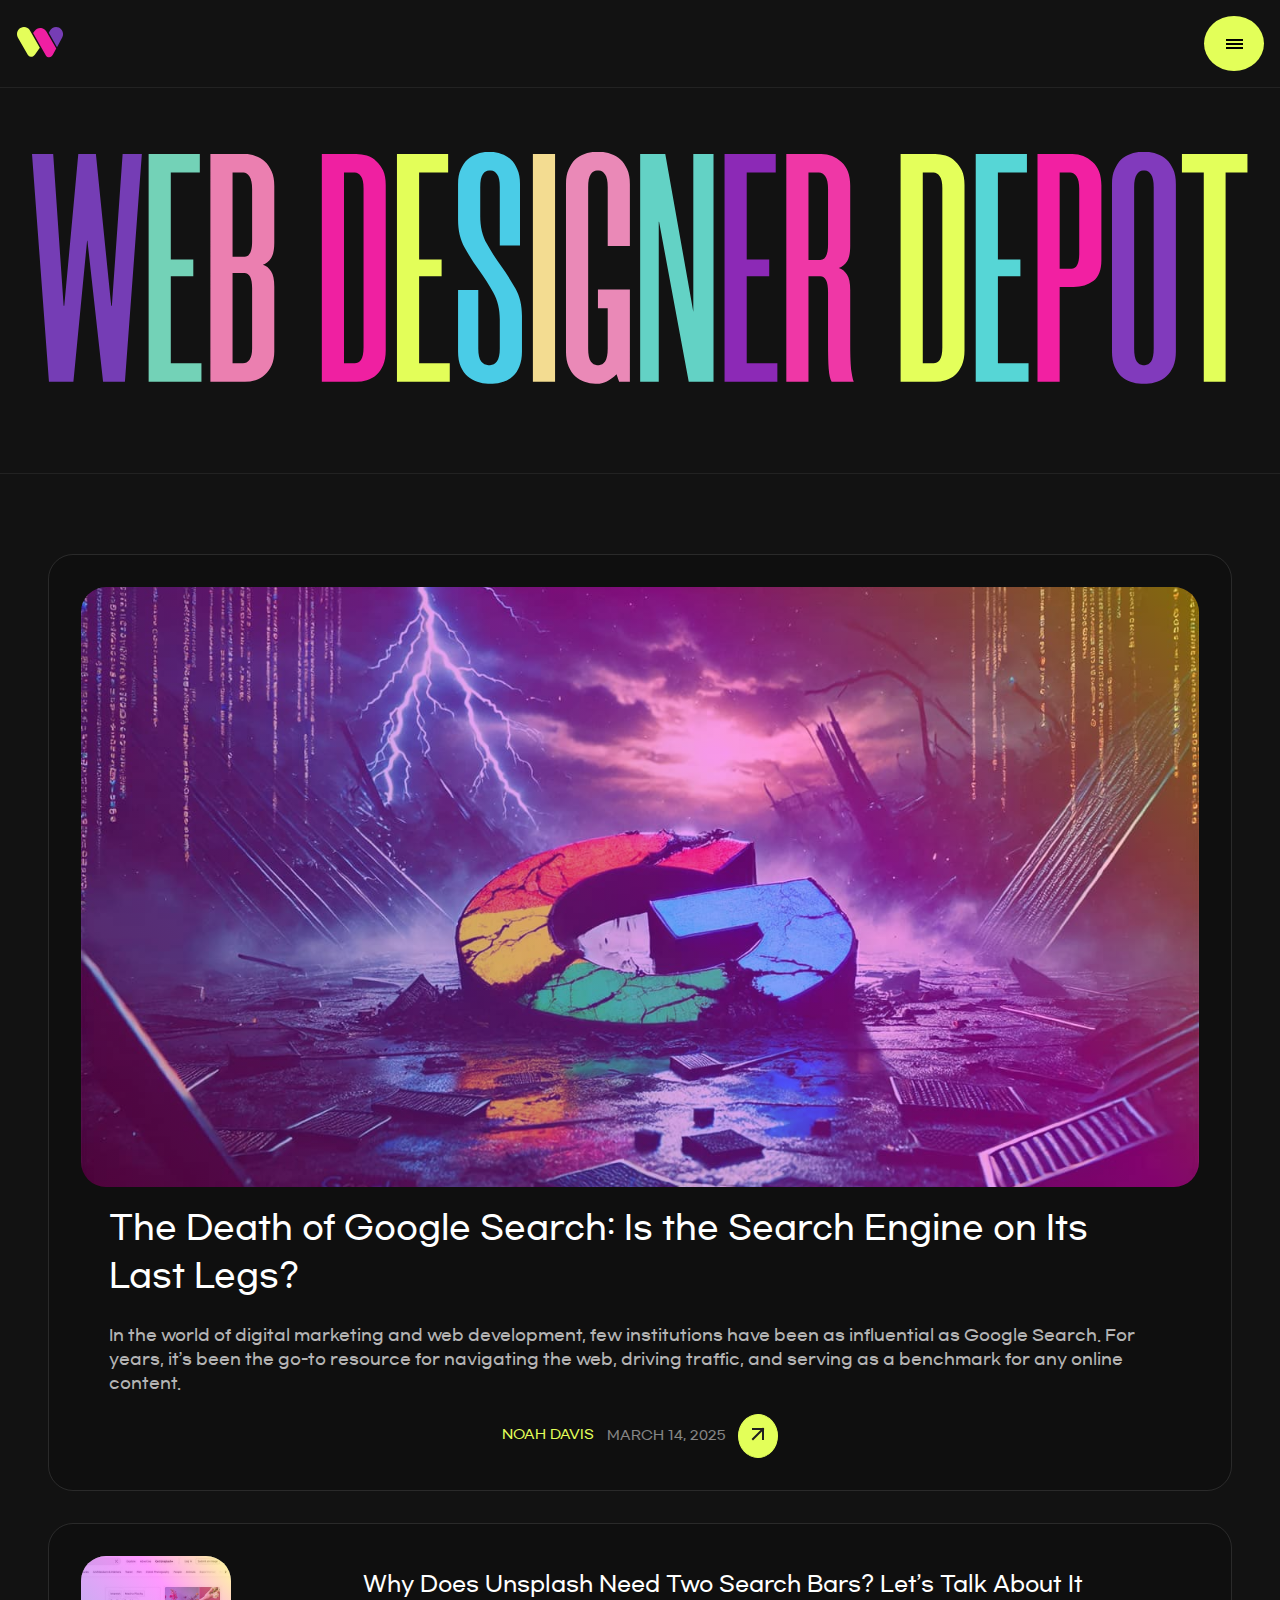
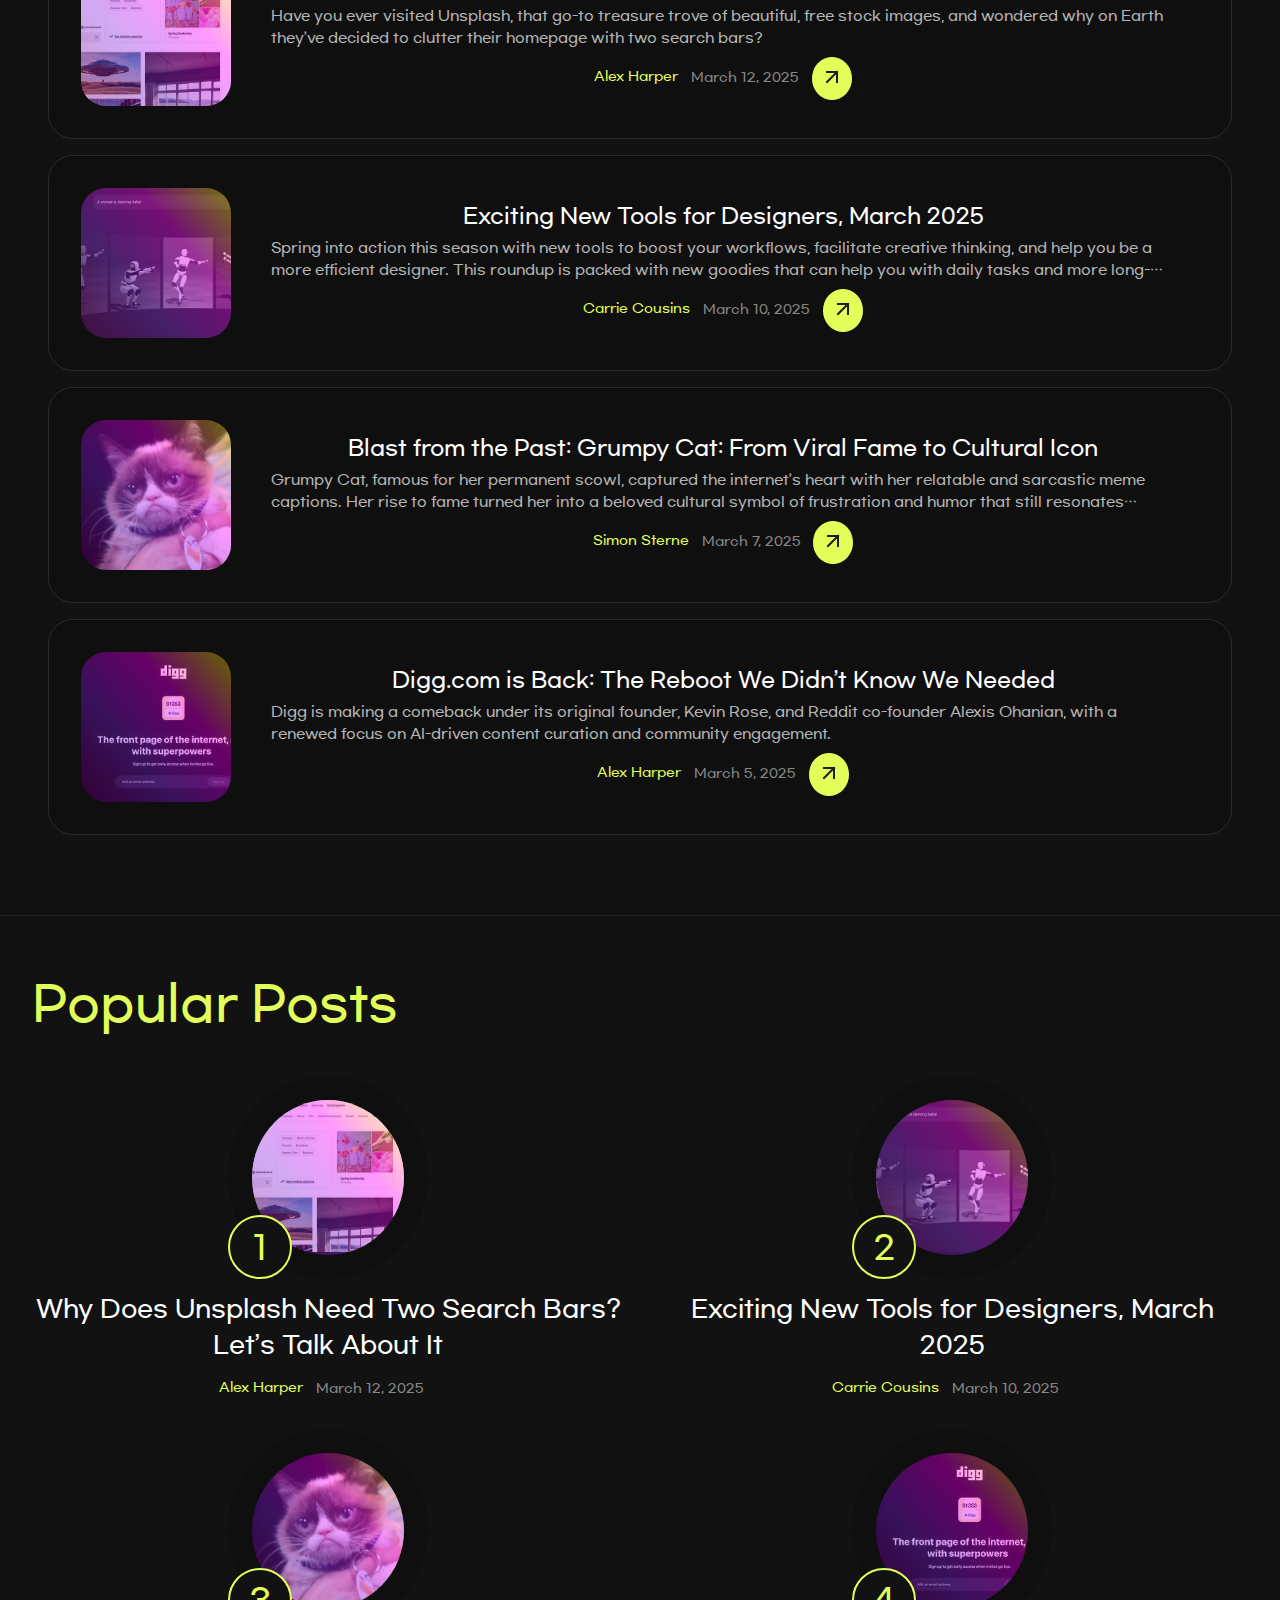
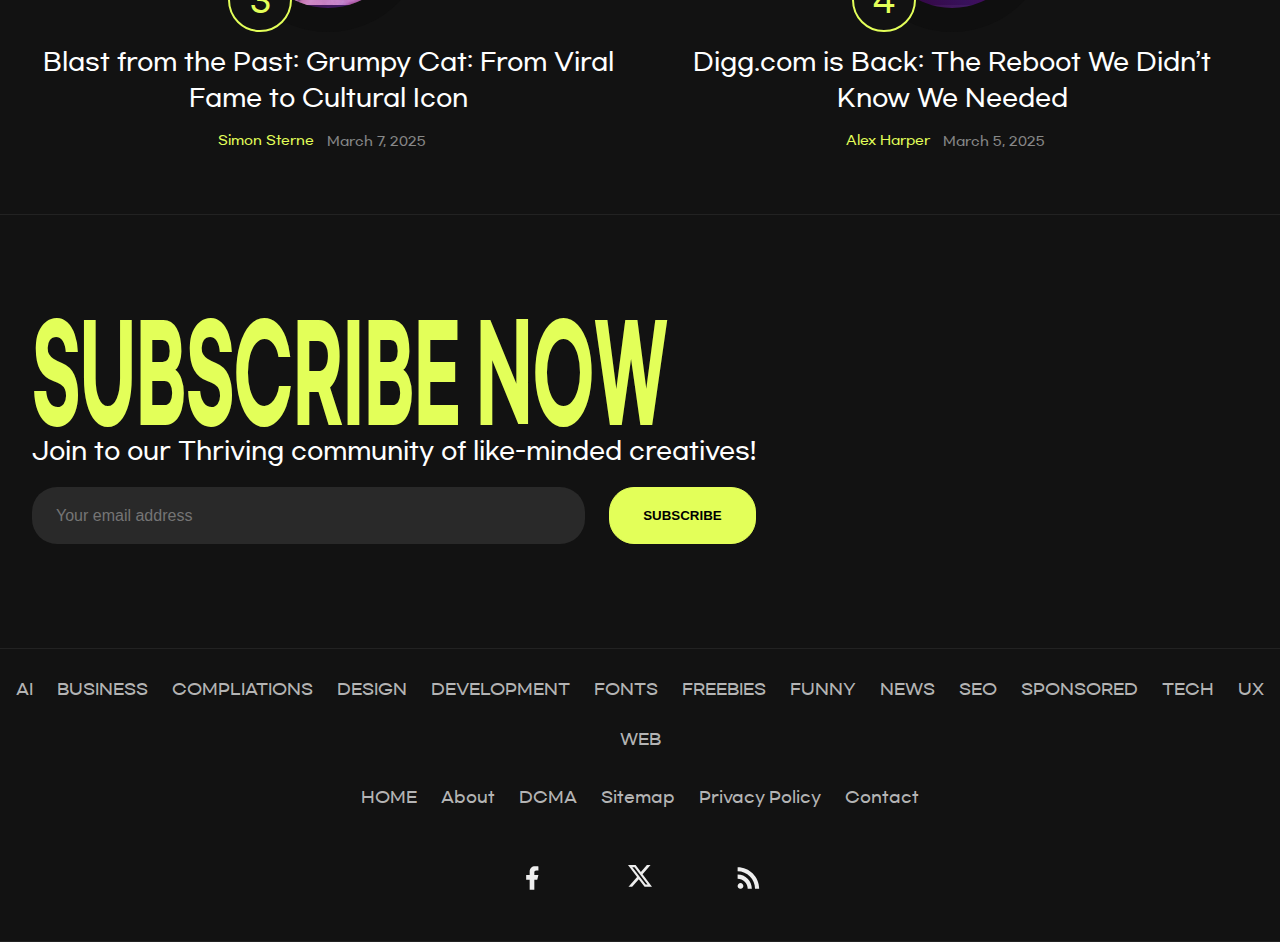
<file: index.html>
<!DOCTYPE html>
<html lang="ko">
<head>
    <meta charset="UTF-8">
    <meta name="viewport" content="width=device-width, initial-scale=1.0">
    <title>WEB DESIGNER DEPOT</title>
    <!--CSS-->
    <link rel="stylesheet" href="./style/css/main.css">
    <!--JS-->
    <script defer src="./script/main.js" type="module"></script>
</head>

<body class="theme--dark">
    <header class="header">
        <div class="header__container">
            <div class="header__nav">
                <div class="header__logo">
                    <a class="logo__link" href="#">
                        <svg aria-label="로고" class="logo__svg" viewBox="0 0 48 48" fill="none"
                            xmlns="http://www.w3.org/2000/svg">
                            <path class="svg-elem svg-elem-1"
                                d="M 46.209 19.522 L 40.999 29.162 L 32.857 14.738 L 33.902 12.756 C 35.12 10.444 37.49 9 40.072 9 C 45.39 9 48.764 14.784 46.209 19.522 Z">
                            </path>
                            <path class="svg-elem svg-elem-2"
                                d="M 25.197 9.991 C 27.538 10.299 29.197 11.695 30.375 13.522 L 40.239 30.556 L 36.836 36.843 C 36.61 37.265 35.964 37.98 35.636 38.26 C 34.123 39.708 31.356 39.609 30.031 37.689 L 17.065 15.083 L 18.601 12.905 C 20.102 10.775 22.639 9.653 25.197 9.991 Z">
                            </path>
                            <path class="svg-elem svg-elem-3"
                                d="M 14.085 12.693 C 12.806 10.416 10.396 9.037 7.816 9.112 C 2.504 9.258 -0.716 15.133 1.962 19.797 L 11.732 36.802 C 12.601 38.181 13.564 38.597 14.794 38.768 C 16.279 39.047 17.803 38.072 18.856 36.702 L 23.813 29.761 L 14.085 12.693 Z">
                            </path>
                        </svg>
                    </a>
                </div>
                <div class="header__menu menu hidden-on-mobile">
                    <ul class="menu__items">
                        <li class="menu__item"><a class="menu__link" href="#">Compliations</a></li>
                        <li class="menu__item"><a class="menu__link" href="#">Design</a></li>
                        <li class="menu__item"><a class="menu__link" href="#">Development</a></li>
                        <li class="menu__item"><a class="menu__link" href="#">Fonts</a></li>
                        <li class="menu__item"><a class="menu__link" href="#">Freebies</a></li>
                        <li class="menu__item"><a class="menu__link" href="#">News</a></li>
                        <li class="menu__item"><a class="menu__link" href="#">UX</a></li>
                    </ul>
                </div>
                <div class="header__search search hidden-on-mobile">
                    <input class="search__input disabled" type="text" placeholder="Type to search" aria-label="검색어를 입력하세요">
                    <button class="search__button icon">
                        <svg class="search__icon" aria-label="돋보기 이미지" width="18" height="18" viewBox="0 0 24 24"
                            xmlns="http://www.w3.org/2000/svg">
                            <path fill="none"
                                d="M21 21L17.5001 17.5M20 11.5C20 16.1944 16.1944 20 11.5 20C6.80558 20 3 16.1944 3 11.5C3 6.80558 6.80558 3 11.5 3C16.1944 3 20 6.80558 20 11.5Z"
                                stroke="black" stroke-width="2" stroke-linecap="round" stroke-linejoin="round"></path>
                        </svg>
                    </button>
                </div>
                <div class="header__hamburger display-on-mobile">
                    <a class="hamburger__link" href="#">
                        <div class="hamburger__button icon">
                            <div class="hamburger__line"></div>
                            <div class="hamburger__line"></div>
                            <div class="hamburger__line"></div>
                        </div>
                    </a>
                </div>
            </div>
            <div class="header__response-nav display-on-mobile">
                <div class="header__search search">
                    <input class="search__input expand-left" type="text" placeholder="Type to search">
                    <button class="search__button icon">
                        <svg class="search__icon" aria-label="돋보기 이미지" width="18" height="18" viewBox="0 0 24 24"
                            xmlns="http://www.w3.org/2000/svg">
                            <path fill="none"
                                d="M21 21L17.5001 17.5M20 11.5C20 16.1944 16.1944 20 11.5 20C6.80558 20 3 16.1944 3 11.5C3 6.80558 6.80558 3 11.5 3C16.1944 3 20 6.80558 20 11.5Z"
                                stroke="black" stroke-width="2" stroke-linecap="round" stroke-linejoin="round"></path>
                        </svg>
                    </button>
                </div>
                <ul class="menu__items">
                    <li class="menu__item"><a class="menu__link" href="#">AI</a></li>
                    <li class="menu__item"><a class="menu__link" href="#">BUSINESS</a></li>
                    <li class="menu__item"><a class="menu__link" href="#">COMPLIATIONS</a></li>
                    <li class="menu__item"><a class="menu__link" href="#">DESIGN</a></li>
                    <li class="menu__item"><a class="menu__link" href="#">DEVELOPMENT</a></li>
                    <li class="menu__item"><a class="menu__link" href="#">FONTS</a></li>
                    <li class="menu__item"><a class="menu__link" href="#">FREEBIES</a></li>
                    <li class="menu__item"><a class="menu__link" href="#">FUNNY</a></li>
                    <li class="menu__item"><a class="menu__link" href="#">NEWS</a></li>
                    <li class="menu__item"><a class="menu__link" href="#">SEO</a></li>
                    <li class="menu__item"><a class="menu__link" href="#">SPONSORED</a></li>
                    <li class="menu__item"><a class="menu__link" href="#">TECH</a></li>
                    <li class="menu__item"><a class="menu__link" href="#">UX</a></li>
                    <li class="menu__item"><a class="menu__link" href="#">WEB</a></li>
                </ul>
            </div>
        </div>
    </header>
    <main class="main">
        <section class="section section--text-stretch">
            <div class="section__container">
                <div class="section__text-list">
                    <svg id="web" class="text-list__svg" viewBox="0 0 1339 280" xmlns="http://www.w3.org/2000/svg"
                        role="img" aria-labelledby="svg-title">
                        <title id="svg-title">WEB DESIGNER DEPOT</title>
                        <path id="path_1"
                            d="M1338.48 22.6171H1314.42V253.095H1290.37V22.6171H1266.32V2.15405H1338.48V22.6171Z"
                            data-svg-origin="1302.3999633789062 127.62452411651611"></path>
                        <path id="path_2"
                            d="M1221.61 255.249C1217.54 255.249 1213.59 254.531 1209.76 253.095C1205.93 251.898 1202.46 249.864 1199.35 246.992C1196.48 244.12 1194.08 240.53 1192.17 236.222C1190.25 231.675 1189.3 226.29 1189.3 220.067V35.182C1189.3 28.9593 1190.25 23.694 1192.17 19.386C1194.08 14.8387 1196.48 11.129 1199.35 8.257C1202.46 5.38501 1205.93 3.35067 1209.76 2.15399C1213.59 0.717998 1217.54 0 1221.61 0H1227.35C1231.18 0 1235.01 0.717998 1238.84 2.15399C1242.91 3.35067 1246.38 5.38501 1249.25 8.257C1252.36 11.129 1254.87 14.8387 1256.79 19.386C1258.7 23.694 1259.66 28.9593 1259.66 35.182V220.067C1259.66 226.29 1258.7 231.675 1256.79 236.222C1254.87 240.53 1252.36 244.12 1249.25 246.992C1246.38 249.864 1242.91 251.898 1238.84 253.095C1235.01 254.531 1231.18 255.249 1227.35 255.249H1221.61ZM1223.4 20.463C1220.77 20.463 1218.5 21.899 1216.58 24.771C1214.67 27.643 1213.71 32.31 1213.71 38.772V216.477C1213.71 223.178 1214.67 227.965 1216.58 230.837C1218.5 233.47 1220.77 234.786 1223.4 234.786H1225.56C1228.19 234.786 1230.46 233.47 1232.38 230.837C1234.29 227.965 1235.25 223.178 1235.25 216.477V38.772C1235.25 32.31 1234.29 27.643 1232.38 24.771C1230.46 21.899 1228.19 20.463 1225.56 20.463H1223.4Z"
                            data-svg-origin="1224.4800415039062 127.62449645996094"></path>
                        <path id="path_3"
                            d="M1145.69 2.15405C1154.31 2.15405 1161.72 5.14572 1167.95 11.1291C1174.41 16.8731 1177.64 25.4891 1177.64 36.9771V119.188C1177.64 129.958 1174.65 137.617 1168.67 142.164C1162.92 146.472 1155.74 148.626 1147.13 148.626H1131.69V253.095H1107.28V2.15405H1145.69ZM1153.23 40.5671C1153.23 34.3444 1152.27 29.7971 1150.36 26.9251C1148.44 24.0531 1146.05 22.6171 1143.18 22.6171H1131.69V128.522H1144.61C1150.36 128.522 1153.23 122.898 1153.23 111.649V40.5671Z"
                            data-svg-origin="1142.4600219726562 127.62452411651611"></path>
                        <path id="path_4"
                            d="M1063.67 22.6171V118.47H1088.45V136.779H1063.67V232.632H1097.42V253.095H1039.26V2.15405H1095.63V22.6171H1063.67Z"
                            data-svg-origin="1068.3400268554688 127.62452411651611"></path>
                        <path id="path_5"
                            d="M956.525 253.095V2.15405H994.579C998.408 2.15405 1002.24 2.75239 1006.07 3.94907C1010.14 5.14574 1013.61 7.18007 1016.48 10.0521C1019.59 12.6847 1022.1 16.1551 1024.02 20.4631C1025.93 24.7711 1026.89 30.0364 1026.89 36.2591V218.99C1026.89 225.213 1025.93 230.478 1024.02 234.786C1022.1 239.094 1019.59 242.684 1016.48 245.556C1013.61 248.189 1010.14 250.103 1006.07 251.3C1002.24 252.497 998.408 253.095 994.579 253.095H956.525ZM980.937 22.6171V232.632H992.784C995.416 232.632 997.69 231.435 999.605 229.042C1001.52 226.409 1002.48 221.862 1002.48 215.4V39.8491C1002.48 33.3871 1001.52 28.9594 999.605 26.5661C997.69 23.9334 995.416 22.6171 992.784 22.6171H980.937Z"
                            data-svg-origin="991.70751953125 127.62452411651611"></path>
                        <path id="path_6"
                            d="M901.028 103.392C901.028 111.051 899.832 116.795 897.438 120.624C895.045 124.214 892.053 126.607 888.463 127.804C892.053 128.761 895.045 131.155 897.438 134.984C899.832 138.574 901.028 144.198 901.028 151.857V210.374C901.028 225.452 901.507 236.102 902.464 242.325C903.422 248.308 904.259 251.898 904.977 253.095H880.565C878.89 250.223 877.813 245.436 877.334 238.735C876.856 232.034 876.616 222.58 876.616 210.374V154.011C876.616 142.523 873.744 136.779 868 136.779H855.076V253.095H830.664V2.15405H869.077C877.693 2.15405 885.113 5.14572 891.335 11.1291C897.797 16.8731 901.028 25.4891 901.028 36.9771V103.392ZM868 118.829C873.744 118.829 876.616 113.205 876.616 101.956V40.5671C876.616 34.3444 875.659 29.7971 873.744 26.9251C871.83 24.0531 869.436 22.6171 866.564 22.6171H855.076V118.829H868Z"
                            data-svg-origin="867.8204956054688 127.62452411651611"></path>
                        <path id="path_7"
                            d="M787.063 22.6171V118.47H811.834V136.779H787.063V232.632H820.809V253.095H762.651V2.15405H819.014V22.6171H787.063Z"
                            data-svg-origin="791.7300109863281 127.62452411651611"></path>
                        <path id="path_8"
                            d="M723.219 253.095L690.55 76.8261H690.192V253.095H669.729V2.15405H697.372L728.245 175.91V2.15405H750.503V253.095H723.219Z"
                            data-svg-origin="710.1159973144531 127.62452411651611"></path>
                        <path id="path_9"
                            d="M620.352 255.249C616.283 255.249 612.334 254.531 608.505 253.095C604.676 251.898 601.205 249.864 598.094 246.992C595.222 244.12 592.829 240.53 590.914 236.222C588.999 231.675 588.042 226.29 588.042 220.067V35.182C588.042 28.9593 588.999 23.694 590.914 19.386C592.829 14.8387 595.222 11.129 598.094 8.257C601.205 5.38501 604.676 3.35067 608.505 2.15399C612.334 0.717998 616.283 0 620.352 0H626.096C629.925 0 633.755 0.717998 637.584 2.15399C641.653 3.35067 645.123 5.38501 647.995 8.257C651.106 11.129 653.619 14.8387 655.534 19.386C657.449 23.694 658.406 28.9593 658.406 35.182V103.392H633.994V38.413C633.994 31.951 633.037 27.4037 631.122 24.771C629.207 21.899 626.934 20.463 624.301 20.463H622.147C619.514 20.463 617.241 21.7793 615.326 24.412C613.411 27.0447 612.454 31.8313 612.454 38.772V216.477C612.454 223.178 613.411 227.965 615.326 230.837C617.241 233.47 619.514 234.786 622.147 234.786H624.301C626.934 234.786 629.207 233.47 631.122 230.837C633.037 227.965 633.994 223.178 633.994 216.477V171.961H623.224V151.498H658.406V253.095H646.559L643.687 244.838C640.336 248.189 636.746 250.821 632.917 252.736C629.088 254.411 625.617 255.249 622.506 255.249H620.352Z"
                            data-svg-origin="504.375 127.62449645996094"></path>
                        <path id="path_10" d="M576.01 2.15405V253.095H551.598V2.15405H576.01Z"
                            data-svg-origin="563.8040161132812 127.62452411651611"></path>
                        <path id="path_11"
                            d="M515.145 103.033V38.413C515.145 31.951 514.188 27.4037 512.273 24.771C510.359 21.899 508.085 20.463 505.452 20.463H503.298C500.666 20.463 498.392 21.7793 496.477 24.412C494.563 27.0447 493.605 31.8313 493.605 38.772V70.723C493.605 82.211 495.999 92.263 500.785 100.879C505.572 109.495 510.837 117.752 516.581 125.65C522.325 133.548 527.591 141.805 532.377 150.421C537.164 158.798 539.557 168.85 539.557 180.577V220.067C539.557 226.29 538.6 231.675 536.685 236.222C535.01 240.53 532.617 244.12 529.505 246.992C526.394 249.864 522.924 251.898 519.094 253.095C515.265 254.531 511.316 255.249 507.247 255.249H502.221C498.153 255.249 494.204 254.531 490.374 253.095C486.545 251.898 482.955 249.864 479.604 246.992C476.493 244.12 473.98 240.53 472.065 236.222C470.151 231.675 469.193 226.29 469.193 220.067V151.857H491.451V216.477C491.451 223.178 492.528 227.965 494.682 230.837C496.836 233.47 499.469 234.786 502.58 234.786H504.375C507.487 234.786 510 233.47 511.914 230.837C514.068 227.965 515.145 223.178 515.145 216.477V184.526C515.145 173.038 512.752 163.106 507.965 154.729C503.179 146.113 497.913 137.856 492.169 129.958C486.425 122.06 481.16 113.803 476.373 105.187C471.587 96.571 469.193 86.3993 469.193 74.672V35.182C469.193 28.9593 470.151 23.694 472.065 19.386C473.98 14.8387 476.493 11.129 479.604 8.257C482.716 5.38501 486.186 3.35067 490.015 2.15399C493.845 0.717998 497.794 0 501.862 0H505.452C509.282 0 513.111 0.717998 516.94 2.15399C520.77 3.35067 524.24 5.38501 527.351 8.257C530.463 11.129 532.856 14.8387 534.531 19.386C536.446 23.694 537.403 28.9593 537.403 35.182V103.033H515.145Z"
                            data-svg-origin="504.375 127.62449645996094"></path>
                        <path id="path_12"
                            d="M426.31 22.6171V118.47H451.081V136.779H426.31V232.632H460.056V253.095H401.898V2.15405H458.261V22.6171H426.31Z"
                            data-svg-origin="430.9770050048828 127.62452411651611"></path>
                        <path id="path_13"
                            d="M319.159 253.095V2.15405H357.213C361.043 2.15405 364.872 2.75239 368.701 3.94907C372.77 5.14574 376.24 7.18007 379.112 10.0521C382.224 12.6847 384.737 16.1551 386.651 20.4631C388.566 24.7711 389.523 30.0364 389.523 36.2591V218.99C389.523 225.213 388.566 230.478 386.651 234.786C384.737 239.094 382.224 242.684 379.112 245.556C376.24 248.189 372.77 250.103 368.701 251.3C364.872 252.497 361.043 253.095 357.213 253.095H319.159ZM343.571 22.6171V232.632H355.418C358.051 232.632 360.325 231.435 362.239 229.042C364.154 226.409 365.111 221.862 365.111 215.4V39.8491C365.111 33.3871 364.154 28.9594 362.239 26.5661C360.325 23.9334 358.051 22.6171 355.418 22.6171H343.571Z"
                            data-svg-origin="354.34100341796875 127.62452411651611"></path>
                        <path id="path_14"
                            d="M266.818 99.8021C266.818 107.461 265.622 113.205 263.228 117.034C260.835 120.624 257.843 123.017 254.253 124.214C257.843 125.171 260.835 127.565 263.228 131.394C265.622 134.984 266.818 140.608 266.818 148.267V219.708C266.818 225.452 265.861 230.478 263.946 234.786C262.032 239.094 259.519 242.564 256.407 245.197C253.535 247.83 250.065 249.864 245.996 251.3C242.167 252.497 238.338 253.095 234.508 253.095H196.454V2.15405H234.508C238.338 2.15405 242.167 2.87206 245.996 4.30807C250.065 5.50473 253.535 7.53906 256.407 10.4111C259.519 13.2831 262.032 16.9927 263.946 21.5401C265.861 25.8481 266.818 31.1134 266.818 37.3361V99.8021ZM242.406 150.062C242.406 138.813 239.534 133.189 233.79 133.189H220.866V232.632H232.354C235.226 232.632 237.62 231.316 239.534 228.683C241.449 226.05 242.406 221.862 242.406 216.118V150.062ZM234.149 115.239C239.654 115.239 242.406 109.615 242.406 98.3661V40.9261C242.406 34.4641 241.449 29.7971 239.534 26.9251C237.62 24.0531 235.346 22.6171 232.713 22.6171H220.866V115.239H234.149Z"
                            data-svg-origin="231.63599395751953 127.62452411651611"></path>
                        <path id="path_15"
                            d="M152.853 22.6171V118.47H177.624V136.779H152.853V232.632H186.599V253.095H128.441V2.15405H184.804V22.6171H152.853Z"
                            data-svg-origin="157.5199966430664 127.62452411651611"></path>
                        <path id="path_16"
                            d="M18.668 253.095L0 2.15405H23.335L34.823 169.448H35.541L50.978 2.15405H70.364L87.237 169.448H87.955L99.802 2.15405H120.983L102.315 253.095H78.262L61.03 97.6481H60.671L45.593 253.095H18.668Z"
                            data-svg-origin="60.49150085449219 127.62452411651611"></path>
                    </svg>
                </div>
            </div>
        </section>
        <section class="section section__content-box">
            <div class="section__container">
                <div class="grid-container">
                    <a class="content-box__link" href="#">
                        <div class="content-box content-box--big">
                            <figure class="content-box__image"><img src="./src/img/content-1.jpg" alt="image"></figure>
                            <div class="content-box__text">
                                <div class="content-box__header webkit-ellipsis-line-2"><span
                                        class="text-underline-left-to-right">The Death of Google Search: Is the Search
                                        Engine on Its
                                        Last Legs?</span></div>
                                <div class="content-box__body webkit-ellipsis-line-4">In the world of digital marketing
                                    and web development,
                                    few institutions have been as influential as Google Search. For years, it’s been the
                                    go-to resource for navigating the web, driving traffic, and serving as a benchmark
                                    for any online content.</div>
                                <div class="content-box__footer">
                                    <div class="content-box__author text-underline-left-to-right-bold">NOAH DAVIS</div>
                                    <div class="content-box__date">MARCH 14, 2025</div>
                                    <div class="content-box__icon">
                                        <svg width="24" height="24" viewBox="0 0 24 24" fill="none"
                                            xmlns="http://www.w3.org/2000/svg">
                                            <path
                                                d="M6.99902 17L16.999 6.99997M16.999 6.99997V17M16.999 6.99997H6.99902"
                                                stroke="#1F1F1F" stroke-width="2" stroke-linecap="square"></path>
                                        </svg>
                                    </div>
                                </div><!--content-box__footer-->
                            </div><!--content-box__text-->
                        </div><!--content-box-->
                    </a><!--content-box__link-->
                    <ul class="content-box__list">
                        <li class="content-box__item">
                            <a class="content-box__link" href="#">
                                <div class="content-box content-box--small">
                                    <figure class="content-box__image"><img src="./src/img/content-2.jpg" alt="image">
                                    </figure>
                                    <div class="content-box__text">
                                        <div class="content-box__header"><span class="text-underline-left-to-right ">Why
                                                Does Unsplash Need Two Search Bars? Let’s
                                                Talk About It</span></div>
                                        <div class="content-box__body webkit-ellipsis-line-2">Have you ever visited
                                            Unsplash, that go-to treasure trove of beautiful, free stock images, and
                                            wondered why on Earth they’ve decided to clutter their homepage with two
                                            search bars?</div>
                                        <div class="content-box__footer">
                                            <div class="content-box__author text-underline-left-to-right-bold">Alex
                                                Harper</div>
                                            <div class="content-box__date">March 12, 2025</div>
                                            <div class="content-box__icon">
                                                <svg width="24" height="24" viewBox="0 0 24 24" fill="none"
                                                    xmlns="http://www.w3.org/2000/svg">
                                                    <path
                                                        d="M6.99902 17L16.999 6.99997M16.999 6.99997V17M16.999 6.99997H6.99902"
                                                        stroke="#1F1F1F" stroke-width="2" stroke-linecap="square">
                                                    </path>
                                                </svg>
                                            </div>
                                        </div><!--content-box__footer-->
                                    </div><!--content-box__text-->
                                </div><!--content-box-->
                            </a>
                        </li>
                        <li class="content-box__item">
                            <a class="content-box__link" href="#">
                                <div class="content-box content-box--small">
                                    <figure class="content-box__image"><img src="./src/img/content-3.jpg" alt="image">
                                    </figure>
                                    <div class="content-box__text">
                                        <div class="content-box__header"><span
                                                class="text-underline-left-to-right">Exciting New Tools for Designers,
                                                March 2025
                                            </span></div>
                                        <div class="content-box__body webkit-ellipsis-line-2">Spring into action this
                                            season with new tools to boost your workflows, facilitate creative thinking,
                                            and help you be a more efficient designer. This roundup is packed with new
                                            goodies that can help you with daily tasks and more long-term projects.
                                            Enjoy!</div>
                                        <div class="content-box__footer">
                                            <div class="content-box__author text-underline-left-to-right-bold">Carrie
                                                Cousins</div>
                                            <div class="content-box__date">March 10, 2025</div>
                                            <div class="content-box__icon">
                                                <svg width="24" height="24" viewBox="0 0 24 24" fill="none"
                                                    xmlns="http://www.w3.org/2000/svg">
                                                    <path
                                                        d="M6.99902 17L16.999 6.99997M16.999 6.99997V17M16.999 6.99997H6.99902"
                                                        stroke="#1F1F1F" stroke-width="2" stroke-linecap="square">
                                                    </path>
                                                </svg>
                                            </div>
                                        </div><!--content-box__footer-->
                                    </div><!--content-box__text-->
                                </div><!--content-box-->
                            </a>
                        </li>
                        <li class="content-box__item">
                            <a class="content-box__link" href="#">
                                <div class="content-box content-box--small">
                                    <figure class="content-box__image"><img src="./src/img/content-4.jpg" alt="image">
                                    </figure>
                                    <div class="content-box__text">
                                        <div class="content-box__header"><span
                                                class="text-underline-left-to-right">Blast from the Past: Grumpy Cat:
                                                From Viral
                                                Fame to Cultural Icon</span></div>
                                        <div class="content-box__body webkit-ellipsis-line-2">Grumpy Cat, famous for her
                                            permanent scowl, captured the internet’s heart with her relatable and
                                            sarcastic meme captions. Her rise to fame turned her into a beloved cultural
                                            symbol of frustration and humor that still resonates today.</div>
                                        <div class="content-box__footer">
                                            <div class="content-box__author text-underline-left-to-right-bold">Simon
                                                Sterne</div>
                                            <div class="content-box__date">March 7, 2025</div>
                                            <div class="content-box__icon">
                                                <svg width="24" height="24" viewBox="0 0 24 24" fill="none"
                                                    xmlns="http://www.w3.org/2000/svg">
                                                    <path
                                                        d="M6.99902 17L16.999 6.99997M16.999 6.99997V17M16.999 6.99997H6.99902"
                                                        stroke="#1F1F1F" stroke-width="2" stroke-linecap="square">
                                                    </path>
                                                </svg>
                                            </div>
                                        </div><!--content-box__footer-->
                                    </div><!--content-box__text-->
                                </div><!--content-box-->
                            </a>
                        </li>
                        <li class="content-box__item">
                            <a class="content-box__link" href="#">
                                <div class="content-box content-box--small">
                                    <figure class="content-box__image"><img src="./src/img/content-5.jpg" alt="image">
                                    </figure>
                                    <div class="content-box__text">
                                        <div class="content-box__header"><span
                                                class="text-underline-left-to-right">Digg.com is Back: The Reboot We
                                                Didn’t Know We
                                                Needed</span></div>
                                        <div class="content-box__body webkit-ellipsis-line-2">Digg is making a comeback
                                            under its original founder, Kevin Rose, and Reddit co-founder Alexis
                                            Ohanian, with a renewed focus on AI-driven content curation and community
                                            engagement.</div>
                                        <div class="content-box__footer">
                                            <div class="content-box__author text-underline-left-to-right-bold">Alex
                                                Harper</div>
                                            <div class="content-box__date">March 5, 2025</div>
                                            <div class="content-box__icon">
                                                <svg width="24" height="24" viewBox="0 0 24 24" fill="none"
                                                    xmlns="http://www.w3.org/2000/svg">
                                                    <path
                                                        d="M6.99902 17L16.999 6.99997M16.999 6.99997V17M16.999 6.99997H6.99902"
                                                        stroke="#1F1F1F" stroke-width="2" stroke-linecap="square">
                                                    </path>
                                                </svg>
                                            </div>
                                        </div><!--content-box__footer-->
                                    </div><!--content-box__text-->
                                </div><!--content-box-->
                            </a>
                        </li>
                    </ul>
                    <ul class="content-box__list hidden-on-mobile">
                        <li class="content-box__item">
                            <a class="content-box__link" href="#">
                                <div class="content-box content-box--small">
                                    <figure class="content-box__image"><img src="./src/img/content-6.jpg" alt="image">
                                    </figure>
                                    <div class="content-box__text">
                                        <div class="content-box__header"><span class="text-underline-left-to-right">The
                                                Worst Branding Blunder: Meta’s Messenger
                                                Logo U-Turn</span></div>
                                        <div class="content-box__body webkit-ellipsis-line-2">In a move that’s left the
                                            internet shaking its head, Meta has swapped its bold, colorful Facebook
                                            Messenger logo back to the bland blue of its early days. After years of
                                            embracing a vibrant purple and pink gradient that symbolized progress and a
                                            fresh start, Meta’s decision to revert to the old blue has been met with
                                            confusion, frustration, and a lot of raised eyebrows.</div>
                                        <div class="content-box__footer">
                                            <div class="content-box__author text-underline-left-to-right-bold">Alex
                                                Harper</div>
                                            <div class="content-box__date">March 5, 2025</div>
                                            <div class="content-box__icon">
                                                <svg width="24" height="24" viewBox="0 0 24 24" fill="none"
                                                    xmlns="http://www.w3.org/2000/svg">
                                                    <path
                                                        d="M6.99902 17L16.999 6.99997M16.999 6.99997V17M16.999 6.99997H6.99902"
                                                        stroke="#1F1F1F" stroke-width="2" stroke-linecap="square">
                                                    </path>
                                                </svg>
                                            </div>
                                        </div><!--content-box__footer-->
                                    </div><!--content-box__text-->
                                </div><!--content-box-->
                            </a>
                        </li>
                        <li class="content-box__item">
                            <a class="content-box__link" href="#">
                                <div class="content-box content-box--small">
                                    <figure class="content-box__image"><img src="./src/img/content-7.jpg" alt="image">
                                    </figure>
                                    <div class="content-box__text">
                                        <div class="content-box__header"><span class="text-underline-left-to-right">Why
                                                Icon-Only Design Is Failing Users: The Case
                                                for Text Labels</span></div>
                                        <div class="content-box__body webkit-ellipsis-line-2">In recent years, the
                                            minimalist trend has taken over the design world. Sleek, clean layouts have
                                            become synonymous with good design, and the simplest solutions are often the
                                            most highly praised.</div>
                                        <div class="content-box__footer">
                                            <div class="content-box__author text-underline-left-to-right-bold">Louise
                                                North</div>
                                            <div class="content-box__date">March 3, 2025</div>
                                            <div class="content-box__icon">
                                                <svg width="24" height="24" viewBox="0 0 24 24" fill="none"
                                                    xmlns="http://www.w3.org/2000/svg">
                                                    <path
                                                        d="M6.99902 17L16.999 6.99997M16.999 6.99997V17M16.999 6.99997H6.99902"
                                                        stroke="#1F1F1F" stroke-width="2" stroke-linecap="square">
                                                    </path>
                                                </svg>
                                            </div>
                                        </div><!--content-box__footer-->
                                    </div><!--content-box__text-->
                                </div><!--content-box-->
                            </a>
                        </li>
                        <li class="content-box__item">
                            <a class="content-box__link" href="#">
                                <div class="content-box content-box--small">
                                    <figure class="content-box__image"><img src="./src/img/content-8.jpg" alt="image">
                                    </figure>
                                    <div class="content-box__text">
                                        <div class="content-box__header"><span class="text-underline-left-to-right">Compilation: 15 Hilarious Google Flops</span></div>
                                        <div class="content-box__body webkit-ellipsis-line-2">When it comes to tech,
                                            Google has been synonymous with innovation, success, and world domination
                                            (hello, Android and Chrome!).</div>
                                        <div class="content-box__footer">
                                            <div class="content-box__author text-underline-left-to-right-bold">Simon
                                                Sterne</div>
                                            <div class="content-box__date">February 28, 2025</div>
                                            <div class="content-box__icon">
                                                <svg width="24" height="24" viewBox="0 0 24 24" fill="none"
                                                    xmlns="http://www.w3.org/2000/svg">
                                                    <path
                                                        d="M6.99902 17L16.999 6.99997M16.999 6.99997V17M16.999 6.99997H6.99902"
                                                        stroke="#1F1F1F" stroke-width="2" stroke-linecap="square">
                                                    </path>
                                                </svg>
                                            </div>
                                        </div><!--content-box__footer-->
                                    </div><!--content-box__text-->
                                </div><!--content-box-->
                            </a>
                        </li>
                        <li class="content-box__item">
                            <a class="content-box__link" href="#">
                                <div class="content-box content-box--small">
                                    <figure class="content-box__image"><img src="./src/img/content-9.jpg" alt="image">
                                    </figure>
                                    <div class="content-box__text">
                                        <div class="content-box__header"><span
                                                class="text-underline-left-to-right">Digg.com is Back: The Reboot We
                                                Didn’t Know We
                                                Needed</span></div>
                                        <div class="content-box__body webkit-ellipsis-line-2">Digg is making a comeback
                                            under its original founder, Kevin Rose, and Reddit co-founder Alexis
                                            Ohanian, with a renewed focus on AI-driven content curation and community
                                            engagement.</div>
                                        <div class="content-box__footer">
                                            <div class="content-box__author text-underline-left-to-right-bold">Alex
                                                Harper</div>
                                            <div class="content-box__date">February 26, 2025</div>
                                            <div class="content-box__icon">
                                                <svg width="24" height="24" viewBox="0 0 24 24" fill="none"
                                                    xmlns="http://www.w3.org/2000/svg">
                                                    <path
                                                        d="M6.99902 17L16.999 6.99997M16.999 6.99997V17M16.999 6.99997H6.99902"
                                                        stroke="#1F1F1F" stroke-width="2" stroke-linecap="square">
                                                    </path>
                                                </svg>
                                            </div>
                                        </div><!--content-box__footer-->
                                    </div><!--content-box__text-->
                                </div><!--content-box-->
                            </a>
                        </li>
                    </ul>
                    <a class="content-box__link hidden-on-mobile" href="#">
                        <div class="content-box content-box--big">
                            <figure class="content-box__image"><img src="./src/img/content-11.jpg" alt="image"></figure>
                            <div class="content-box__text">
                                <div class="content-box__header webkit-ellipsis-line-2"><span
                                        class="text-underline-left-to-right">Breadcrumbs Are Dead in Web Design</span>
                                </div>
                                <div class="content-box__body webkit-ellipsis-line-4">Alright, it’s time for some tough
                                    love: breadcrumbs are dead. And before anyone accuses me of disregarding 20+ years
                                    of usability studies and web
                                    design best practices, let’s take a deeper look at why the beloved breadcrumb
                                    trail—a feature that has served as a staple in site navigation—no longer holds the
                                    weight it once did. If you’re an advanced designer, UX strategist, or developer,
                                    you’ve probably noticed this trend, but many are still clinging to breadcrumbs as
                                    the “best” way to guide users. Spoiler alert: they’re not.</div>
                                <div class="content-box__footer">
                                    <div class="content-box__author text-underline-left-to-right-bold">NOAH DAVIS</div>
                                    <div class="content-box__date">MARCH 17, 2025</div>
                                    <div class="content-box__icon">
                                        <svg width="24" height="24" viewBox="0 0 24 24" fill="none"
                                            xmlns="http://www.w3.org/2000/svg">
                                            <path
                                                d="M6.99902 17L16.999 6.99997M16.999 6.99997V17M16.999 6.99997H6.99902"
                                                stroke="#1F1F1F" stroke-width="2" stroke-linecap="square"></path>
                                        </svg>
                                    </div>
                                </div><!--content-box__footer-->
                            </div><!--content-box__text-->
                        </div><!--content-box-->
                    </a><!--content-box__link-->
                </div>
            </div><!--section__container-->
        </section>
        <section class="section section__popular-posts">
            <div class="section__container">
                <div class="popular-posts__title">
                    <h2>Popular Posts</h2>
                </div>
                <ul class="popular-posts__list">
                    <li class="content-box__item">
                        <a class="content-box__link" href="#">
                            <div class="content-box content-box--circle">
                                <figure class="content-box__image"><img src="./src/img/content-2.jpg" alt="image">
                                </figure>
                            </div><!--content-box-->
                            <div class="content-box__text">
                                <div class="content-box__header"><span class="text-underline-left-to-right ">Why Does
                                        Unsplash Need Two Search Bars? Let’s
                                        Talk About It</span></div>
                                <div class="content-box__footer">
                                    <div class="content-box__author text-underline-left-to-right-bold">Alex Harper</div>
                                    <div class="content-box__date">March 12, 2025</div>
                                </div><!--content-box__footer-->
                            </div><!--content-box__text-->
                        </a>
                    </li>
                    <li class="content-box__item">
                        <a class="content-box__link" href="#">
                            <div class="content-box content-box--circle">
                                <figure class="content-box__image"><img src="./src/img/content-3.jpg" alt="image">
                                </figure>
                            </div><!--content-box-->
                            <div class="content-box__text">
                                <div class="content-box__header"><span class="text-underline-left-to-right">Exciting New
                                        Tools for Designers, March 2025
                                    </span></div>
                                <div class="content-box__footer">
                                    <div class="content-box__author text-underline-left-to-right-bold">Carrie Cousins
                                    </div>
                                    <div class="content-box__date">March 10, 2025</div>
                                </div><!--content-box__footer-->
                            </div><!--content-box__text-->
                        </a>
                    </li>
                    <li class="content-box__item">
                        <a class="content-box__link" href="#">
                            <div class="content-box content-box--circle">
                                <figure class="content-box__image"><img src="./src/img/content-4.jpg" alt="image">
                                </figure>
                            </div><!--content-box-->
                            <div class="content-box__text">
                                <div class="content-box__header"><span class="text-underline-left-to-right">Blast from
                                        the Past: Grumpy Cat: From Viral
                                        Fame to Cultural Icon</span></div>
                                <div class="content-box__footer">
                                    <div class="content-box__author text-underline-left-to-right-bold">Simon Sterne
                                    </div>
                                    <div class="content-box__date">March 7, 2025</div>
                                </div><!--content-box__footer-->
                            </div><!--content-box__text-->
                        </a>
                    </li>
                    <li class="content-box__item">
                        <a class="content-box__link" href="#">
                            <div class="content-box content-box--circle">
                                <figure class="content-box__image"><img src="./src/img/content-5.jpg" alt="image">
                                </figure>
                            </div><!--content-box-->
                            <div class="content-box__text">
                                <div class="content-box__header"><span class="text-underline-left-to-right">Digg.com is
                                        Back: The Reboot We Didn’t Know We
                                        Needed</span></div>
                                <div class="content-box__footer">
                                    <div class="content-box__author text-underline-left-to-right-bold">Alex Harper</div>
                                    <div class="content-box__date">March 5, 2025</div>
                                </div><!--content-box__footer-->
                            </div><!--content-box__text-->
                        </a>
                    </li>
                </ul>
            </div>
        </section>
    </main>
    <footer class="footer">
        <div class="footer__container">
            <div class="footer__subscribe subscribe">
                <div class="subscribe__text-list hidden-on-mobile">
                    <!--JS로 채움-->
                </div>
                <div class="subscribe__content">
                    <div class="subscribe__title">Join to our Thriving community of like-minded creatives!</div>
                    <div class="subscribe__form">
                        <input class="subscribe__input" placeholder="Your email address" aria-label="검색어를 입력하세요" />
                        <button class="subscribe__button button">SUBSCRIBE</button>
                    </div>
                </div>
            </div><!--footer__subscribe--->
        </div><!--footer__container-->
    </footer>
    <footer class="footer">
        <div class="footer__menu menu">
            <ul class="menu__items">
                <li class="menu__item--title display-on-mobile">CATEGORIES</li>
                <li class="menu__item"><a class="menu__link" href="#">AI</a></li>
                <li class="menu__item"><a class="menu__link" href="#">BUSINESS</a></li>
                <li class="menu__item"><a class="menu__link" href="#">COMPLIATIONS</a></li>
                <li class="menu__item"><a class="menu__link" href="#">DESIGN</a></li>
                <li class="menu__item"><a class="menu__link" href="#">DEVELOPMENT</a></li>
                <li class="menu__item"><a class="menu__link" href="#">FONTS</a></li>
                <li class="menu__item"><a class="menu__link" href="#">FREEBIES</a></li>
                <li class="menu__item"><a class="menu__link" href="#">FUNNY</a></li>
                <li class="menu__item"><a class="menu__link" href="#">NEWS</a></li>
                <li class="menu__item"><a class="menu__link" href="#">SEO</a></li>
                <li class="menu__item"><a class="menu__link" href="#">SPONSORED</a></li>
                <li class="menu__item"><a class="menu__link" href="#">TECH</a></li>
                <li class="menu__item"><a class="menu__link" href="#">UX</a></li>
                <li class="menu__item"><a class="menu__link" href="#">WEB</a></li>
            </ul>
            <ul class="menu__items">
                <li class="menu__item--title display-on-mobile">MENU</li>
                <li class="menu__item"><a class="menu__link" href="#">HOME</a></li>
                <li class="menu__item"><a class="menu__link" href="#">About</a></li>
                <li class="menu__item"><a class="menu__link" href="#">DCMA</a></li>
                <li class="menu__item"><a class="menu__link" href="#">Sitemap</a></li>
                <li class="menu__item"><a class="menu__link" href="#">Privacy Policy</a></li>
                <li class="menu__item"><a class="menu__link" href="#">Contact</a></li>
            </ul>
            <ul class="menu__icons">
                <li class="menu__icon">
                    <a class="icon--sns" href="#">
                        <svg width="28" height="28" viewBox="0 0 28 28" aria-label="페이스북">
                            <path
                                d="M16.3337 15.7497H19.2503L20.417 11.083H16.3337V8.74967C16.3337 7.54801 16.3337 6.41634 18.667 6.41634H20.417V2.49634C20.0367 2.44617 18.6005 2.33301 17.0838 2.33301C13.9163 2.33301 11.667 4.26617 11.667 7.81634V11.083H8.16699V15.7497H11.667V25.6663H16.3337V15.7497Z">
                            </path>
                        </svg>
                    </a>
                </li>
                <li class="menu__icon">
                    <a class="icon--sns" href="#">
                        <svg width="24" height="24" viewBox="0 0 24 24" aria-label="X"> 
                            <path d="M18.8916 1.12012H22.5542L14.5542 10.3249L24 22.8069H16.5783L10.7952 15.2406L4.14458 22.8069H0.481928L9.06024 12.9755L0 1.12012H7.61446L12.8675 8.05988L18.8916 1.12012ZM17.5904 20.59H19.6145L6.50602 3.19241H4.28916L17.5904 20.59Z"></path> 
                        </svg>
                    </a>
                </li>
                <li class="menu__icon">
                    <a class="icon--sns" href="#">
                        <svg width="28" height="28" viewBox="0 0 28 28" aria-label="RSS 피드"> 
                            <path d="M3.61853 14.6667C6.31178 14.6667 8.84403 15.7211 10.7463 17.6329C11.688 18.5753 12.4339 19.6946 12.9412 20.9265C13.4485 22.1583 13.7071 23.4784 13.702 24.8106H17.8539C17.8539 16.9286 11.4664 10.5174 3.61766 10.5174L3.61853 14.6667ZM3.62378 7.30969C13.226 7.30969 21.0363 15.1628 21.0363 24.8149H25.1855C25.1855 12.8747 15.5133 3.15869 3.62378 3.15869V7.30969ZM9.36378 21.9134C9.3639 22.291 9.28964 22.6649 9.14525 23.0138C9.00086 23.3627 8.78917 23.6797 8.52226 23.9468C8.25535 24.2139 7.93845 24.4258 7.58965 24.5704C7.24085 24.715 6.86699 24.7894 6.48941 24.7896C6.11182 24.7897 5.73791 24.7154 5.38903 24.571C5.04014 24.4266 4.72311 24.215 4.45604 23.948C4.18897 23.6811 3.97708 23.3642 3.83248 23.0154C3.68788 22.6666 3.6134 22.2928 3.61328 21.9152C3.61317 21.1526 3.91598 20.4213 4.45511 19.882C4.99424 19.3427 5.72553 19.0396 6.48809 19.0395C7.25066 19.0394 7.98203 19.3422 8.52133 19.8813C9.06063 20.4205 9.36367 21.1509 9.36378 21.9134Z"></path>
                         </svg>
                    </a>
                </li>
            </ul>
        </div><!--footer__menu-->
    </footer>
</body>

</html>
</file>
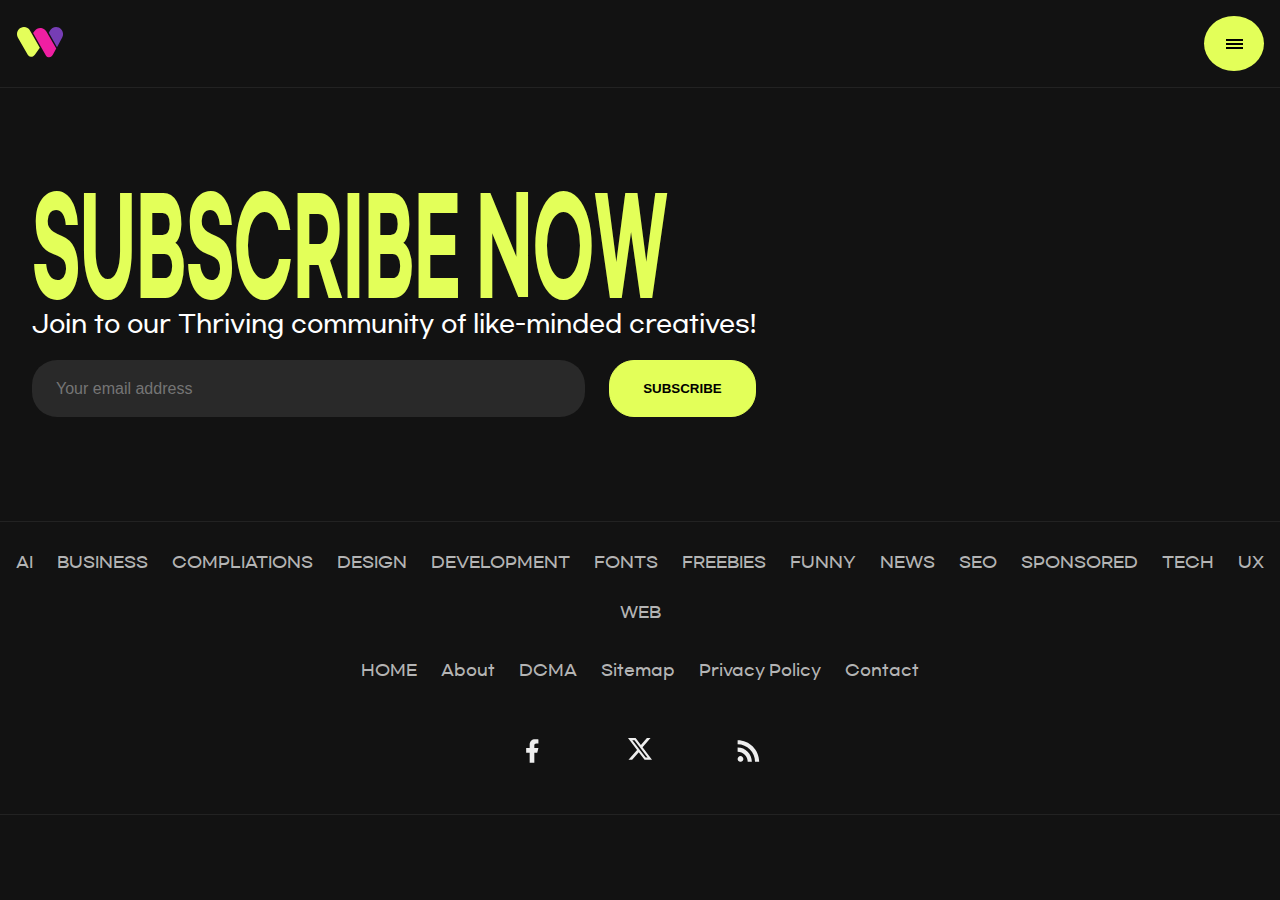
<file: views/item.html>
<!DOCTYPE html>
<html lang="ko">
<head>
    <meta charset="UTF-8">
    <meta name="viewport" content="width=device-width, initial-scale=1.0">
    <title>Breadcrumbs Are Dead in Web design</title>
    <!--SCSS to CSS-->
    <link rel="stylesheet" href="../style/css/item.css">
    <!--JS-->
    <script defer src="../script/item.js" type="module"></script>
</head>
<body class="theme--dark">
    <header class="header">
        <div class="header__container">
            <div class="header__nav">
                <div class="header__logo">
                    <a class="logo__link" href="#">
                        <svg aria-label="로고" class="logo__svg" viewBox="0 0 48 48" fill="none"
                            xmlns="http://www.w3.org/2000/svg">
                            <path class="svg-elem svg-elem-1"
                                d="M 46.209 19.522 L 40.999 29.162 L 32.857 14.738 L 33.902 12.756 C 35.12 10.444 37.49 9 40.072 9 C 45.39 9 48.764 14.784 46.209 19.522 Z">
                            </path>
                            <path class="svg-elem svg-elem-2"
                                d="M 25.197 9.991 C 27.538 10.299 29.197 11.695 30.375 13.522 L 40.239 30.556 L 36.836 36.843 C 36.61 37.265 35.964 37.98 35.636 38.26 C 34.123 39.708 31.356 39.609 30.031 37.689 L 17.065 15.083 L 18.601 12.905 C 20.102 10.775 22.639 9.653 25.197 9.991 Z">
                            </path>
                            <path class="svg-elem svg-elem-3"
                                d="M 14.085 12.693 C 12.806 10.416 10.396 9.037 7.816 9.112 C 2.504 9.258 -0.716 15.133 1.962 19.797 L 11.732 36.802 C 12.601 38.181 13.564 38.597 14.794 38.768 C 16.279 39.047 17.803 38.072 18.856 36.702 L 23.813 29.761 L 14.085 12.693 Z">
                            </path>
                        </svg>
                    </a>
                </div>
                <div class="header__menu menu hidden-on-mobile">
                    <ul class="menu__items">
                        <li class="menu__item"><a class="menu__link" href="#">Compliations</a></li>
                        <li class="menu__item"><a class="menu__link" href="#">Design</a></li>
                        <li class="menu__item"><a class="menu__link" href="#">Development</a></li>
                        <li class="menu__item"><a class="menu__link" href="#">Fonts</a></li>
                        <li class="menu__item"><a class="menu__link" href="#">Freebies</a></li>
                        <li class="menu__item"><a class="menu__link" href="#">News</a></li>
                        <li class="menu__item"><a class="menu__link" href="#">UX</a></li>
                    </ul>
                </div>
                <div class="header__search search hidden-on-mobile">
                    <input class="search__input disabled" type="text" placeholder="Type to search">
                    <button class="search__button icon">
                        <svg class="search__icon" aria-label="돋보기 이미지" width="18" height="18" viewBox="0 0 24 24"
                            xmlns="http://www.w3.org/2000/svg">
                            <path fill="none"
                                d="M21 21L17.5001 17.5M20 11.5C20 16.1944 16.1944 20 11.5 20C6.80558 20 3 16.1944 3 11.5C3 6.80558 6.80558 3 11.5 3C16.1944 3 20 6.80558 20 11.5Z"
                                stroke="black" stroke-width="2" stroke-linecap="round" stroke-linejoin="round"></path>
                        </svg>
                    </button>
                </div>
                <div class="header__hamburger display-on-mobile">
                    <a class="hamburger__link" href="#">
                        <div class="hamburger__button icon">
                            <div class="hamburger__line"></div>
                            <div class="hamburger__line"></div>
                            <div class="hamburger__line"></div>
                        </div>
                    </a>
                </div>
            </div>
            <div class="header__response-nav display-on-mobile">
                <div class="header__search search">
                    <input class="search__input expand-left" type="text" placeholder="Type to search">
                    <button class="search__button icon">
                        <svg class="search__icon" aria-label="돋보기 이미지" width="18" height="18" viewBox="0 0 24 24"
                            xmlns="http://www.w3.org/2000/svg">
                            <path fill="none"
                                d="M21 21L17.5001 17.5M20 11.5C20 16.1944 16.1944 20 11.5 20C6.80558 20 3 16.1944 3 11.5C3 6.80558 6.80558 3 11.5 3C16.1944 3 20 6.80558 20 11.5Z"
                                stroke="black" stroke-width="2" stroke-linecap="round" stroke-linejoin="round"></path>
                        </svg>
                    </button>
                </div>
                <ul class="menu__items">
                    <li class="menu__item"><a class="menu__link" href="#">AI</a></li>
                    <li class="menu__item"><a class="menu__link" href="#">BUSINESS</a></li>
                    <li class="menu__item"><a class="menu__link" href="#">COMPLIATIONS</a></li>
                    <li class="menu__item"><a class="menu__link" href="#">DESIGN</a></li>
                    <li class="menu__item"><a class="menu__link" href="#">DEVELOPMENT</a></li>
                    <li class="menu__item"><a class="menu__link" href="#">FONTS</a></li>
                    <li class="menu__item"><a class="menu__link" href="#">FREEBIES</a></li>
                    <li class="menu__item"><a class="menu__link" href="#">FUNNY</a></li>
                    <li class="menu__item"><a class="menu__link" href="#">NEWS</a></li>
                    <li class="menu__item"><a class="menu__link" href="#">SEO</a></li>
                    <li class="menu__item"><a class="menu__link" href="#">SPONSORED</a></li>
                    <li class="menu__item"><a class="menu__link" href="#">TECH</a></li>
                    <li class="menu__item"><a class="menu__link" href="#">UX</a></li>
                    <li class="menu__item"><a class="menu__link" href="#">WEB</a></li>
                </ul>
            </div>
        </div>
    </header>
    <main class="main theme--white">
        <section class="section">

        </section>
    </main>
    <footer class="footer">
        <div class="footer__container">
            <div class="footer__subscribe subscribe">
                <div class="subscribe__text-list hidden-on-mobile">
                    <!--JS로 채움-->
                </div>
                <div class="subscribe__content">
                    <div class="subscribe__title">Join to our Thriving community of like-minded creatives!</div>
                    <div class="subscribe__form">
                        <input class="subscribe__input" placeholder="Your email address" />
                        <button class="subscribe__button button">SUBSCRIBE</button>
                    </div>
                </div>
            </div><!--footer__subscribe--->
        </div><!--footer__container-->
    </footer>
    <footer class="footer">
        <div class="footer__menu menu">
            <ul class="menu__items">
                <li class="menu__item--title display-on-mobile">CATEGORIES</li>
                <li class="menu__item"><a class="menu__link" href="#">AI</a></li>
                <li class="menu__item"><a class="menu__link" href="#">BUSINESS</a></li>
                <li class="menu__item"><a class="menu__link" href="#">COMPLIATIONS</a></li>
                <li class="menu__item"><a class="menu__link" href="#">DESIGN</a></li>
                <li class="menu__item"><a class="menu__link" href="#">DEVELOPMENT</a></li>
                <li class="menu__item"><a class="menu__link" href="#">FONTS</a></li>
                <li class="menu__item"><a class="menu__link" href="#">FREEBIES</a></li>
                <li class="menu__item"><a class="menu__link" href="#">FUNNY</a></li>
                <li class="menu__item"><a class="menu__link" href="#">NEWS</a></li>
                <li class="menu__item"><a class="menu__link" href="#">SEO</a></li>
                <li class="menu__item"><a class="menu__link" href="#">SPONSORED</a></li>
                <li class="menu__item"><a class="menu__link" href="#">TECH</a></li>
                <li class="menu__item"><a class="menu__link" href="#">UX</a></li>
                <li class="menu__item"><a class="menu__link" href="#">WEB</a></li>
            </ul>
            <ul class="menu__items">
                <li class="menu__item--title display-on-mobile">MENU</li>
                <li class="menu__item"><a class="menu__link" href="#">HOME</a></li>
                <li class="menu__item"><a class="menu__link" href="#">About</a></li>
                <li class="menu__item"><a class="menu__link" href="#">DCMA</a></li>
                <li class="menu__item"><a class="menu__link" href="#">Sitemap</a></li>
                <li class="menu__item"><a class="menu__link" href="#">Privacy Policy</a></li>
                <li class="menu__item"><a class="menu__link" href="#">Contact</a></li>
            </ul>
            <ul class="menu__icons">
                <li class="menu__icon">
                    <a class="icon--sns" href="#">
                        <svg width="28" height="28" viewBox="0 0 28 28">
                            <path
                                d="M16.3337 15.7497H19.2503L20.417 11.083H16.3337V8.74967C16.3337 7.54801 16.3337 6.41634 18.667 6.41634H20.417V2.49634C20.0367 2.44617 18.6005 2.33301 17.0838 2.33301C13.9163 2.33301 11.667 4.26617 11.667 7.81634V11.083H8.16699V15.7497H11.667V25.6663H16.3337V15.7497Z">
                            </path>
                        </svg>
                    </a>
                </li>
                <li class="menu__icon">
                    <a class="icon--sns" href="#">
                        <svg width="24" height="24" viewBox="0 0 24 24"> 
                            <path d="M18.8916 1.12012H22.5542L14.5542 10.3249L24 22.8069H16.5783L10.7952 15.2406L4.14458 22.8069H0.481928L9.06024 12.9755L0 1.12012H7.61446L12.8675 8.05988L18.8916 1.12012ZM17.5904 20.59H19.6145L6.50602 3.19241H4.28916L17.5904 20.59Z"></path> 
                        </svg>
                    </a>
                </li>
                <li class="menu__icon">
                    <a class="icon--sns" href="#">
                        <svg width="28" height="28" viewBox="0 0 28 28"> 
                            <path d="M3.61853 14.6667C6.31178 14.6667 8.84403 15.7211 10.7463 17.6329C11.688 18.5753 12.4339 19.6946 12.9412 20.9265C13.4485 22.1583 13.7071 23.4784 13.702 24.8106H17.8539C17.8539 16.9286 11.4664 10.5174 3.61766 10.5174L3.61853 14.6667ZM3.62378 7.30969C13.226 7.30969 21.0363 15.1628 21.0363 24.8149H25.1855C25.1855 12.8747 15.5133 3.15869 3.62378 3.15869V7.30969ZM9.36378 21.9134C9.3639 22.291 9.28964 22.6649 9.14525 23.0138C9.00086 23.3627 8.78917 23.6797 8.52226 23.9468C8.25535 24.2139 7.93845 24.4258 7.58965 24.5704C7.24085 24.715 6.86699 24.7894 6.48941 24.7896C6.11182 24.7897 5.73791 24.7154 5.38903 24.571C5.04014 24.4266 4.72311 24.215 4.45604 23.948C4.18897 23.6811 3.97708 23.3642 3.83248 23.0154C3.68788 22.6666 3.6134 22.2928 3.61328 21.9152C3.61317 21.1526 3.91598 20.4213 4.45511 19.882C4.99424 19.3427 5.72553 19.0396 6.48809 19.0395C7.25066 19.0394 7.98203 19.3422 8.52133 19.8813C9.06063 20.4205 9.36367 21.1509 9.36378 21.9134Z"></path>
                         </svg>
                    </a>
                </li>
            </ul>
        </div><!--footer__menu-->
    </footer>
</body>
</html>
</file>
<file: style/css/main.css>
@charset "UTF-8";
/* http://meyerweb.com/eric/tools/css/reset/ 
   v2.0 | 20110126
   License: none (public domain)
*/
html, body, div, span, applet, object, iframe,
h1, h2, h3, h4, h5, h6, p, blockquote, pre,
a, abbr, acronym, address, big, cite, code,
del, dfn, em, img, ins, kbd, q, s, samp,
small, strike, strong, sub, sup, tt, var,
b, u, i, center,
dl, dt, dd, ol, ul, li,
fieldset, form, label, legend,
table, caption, tbody, tfoot, thead, tr, th, td,
article, aside, canvas, details, embed,
figure, figcaption, footer, header, hgroup,
menu, nav, output, ruby, section, summary,
time, mark, audio, video {
  margin: 0;
  padding: 0;
  border: 0;
  font-size: 100%;
  font: inherit;
  vertical-align: baseline;
}

/* HTML5 display-role reset for older browsers */
article, aside, details, figcaption, figure,
footer, header, hgroup, menu, nav, section {
  display: block;
}

body {
  line-height: 1;
}

ol, ul, li {
  list-style: none;
}

blockquote, q {
  quotes: none;
}

blockquote:before, blockquote:after,
q:before, q:after {
  content: "";
  content: none;
}

table {
  border-collapse: collapse;
  border-spacing: 0;
}

/*커스텀*/
a {
  color: inherit;
  text-decoration: none;
}

button {
  background: inherit;
  border: none;
  box-shadow: none;
  border-radius: 0;
  padding: 0;
  overflow: visible;
  cursor: pointer;
}

@font-face {
  font-family: "GmarketSans";
  src: url("/src/fonts/GmarketSansTTFLight.ttf") format("truetype");
  font-weight: 300; /* Light */
}
@font-face {
  font-family: "GmarketSans";
  src: url("/src/fonts/GmarketSansTTFMedium.ttf") format("truetype");
  font-weight: 500; /* Medium */
}
@font-face {
  font-family: "GmarketSans";
  src: url("/src/fonts/GmarketSansTTFBold.ttf") format("truetype");
  font-weight: 700; /* Bold */
}
html {
  font-size: 16px;
}

body {
  font-size: 1rem;
  font-family: "GmarketSans", "Noto Sans KR", Arial, sans-serif;
}

.header {
  padding: 16px 0;
  border-bottom: 1px solid #222;
  box-sizing: border-box;
}
.header__container {
  margin: 0 auto;
  max-width: 1350px;
}
.header__nav {
  display: flex;
  align-items: center;
  font-size: 1em;
}
.header__logo .logo__svg {
  width: 48px;
  height: 48px;
}
.header__menu {
  margin-left: auto;
  margin-right: 0;
}
.header__menu .menu__items {
  display: flex;
  gap: 2em;
}
.header__search {
  margin-left: 2em;
  display: inline-block;
  transform: translateY(-15%);
}
.header__hamburger {
  margin-left: auto;
}
.header .display-on-mobile {
  display: none;
}

.header {
  position: relative;
}
.header__response-nav {
  padding: 2em;
  box-sizing: border-box;
  position: absolute;
  left: 0;
  top: -150vh;
  width: 99vw;
  height: 100vh;
  background-color: #111;
  z-index: 500;
  opacity: 0;
}
.header__response-nav .header__search {
  margin: 1em auto;
  max-width: 300px;
}
.header__response-nav .menu__items {
  display: flex;
  flex-direction: column;
  gap: 1em;
  align-items: center;
}
.header__response-nav.active {
  top: 101%;
  opacity: 1;
}

@media screen and (max-width: 1280px) {
  .header {
    padding: 1em;
  }
  .header .display-on-mobile {
    display: block;
  }
  .header .hidden-on-mobile {
    display: none;
  }
}
.footer {
  border-bottom: 1px solid #222;
}
.footer__container {
  margin: 3em auto 0;
  padding-bottom: 5em;
  max-width: 1350px;
  box-sizing: border-box;
}

.subscribe {
  padding: 3em 0 0;
  display: flex;
  justify-content: space-between;
  gap: 2em;
}
.subscribe__text-list {
  flex-grow: 1;
  white-space: nowrap;
  margin-bottom: 2em;
}
.subscribe__text {
  min-width: 15px;
  color: #e3ff59;
  font-size: 4.5rem;
  font-weight: bold;
  transform: scaleY(2);
}
.subscribe__content {
  margin-top: -1.5em;
  font-size: 1.5rem;
}
.subscribe__title {
  margin-bottom: 1em;
}
.subscribe__form {
  display: flex;
  gap: 1em;
}
.subscribe__input {
  border-radius: 25px;
  background-color: #292929;
  border-width: 0;
  outline: none;
  color: #eee;
  font-size: 1rem;
  padding: 0.5em 0.5em 0.5em 1.5em;
  flex-grow: 1;
}

@media screen and (max-width: 1280px) {
  .footer__container {
    padding: 2em;
  }
  .subscribe {
    display: inline-block;
  }
  .subscribe__text {
    font-size: 4rem;
  }
  .subscribe__content {
    margin-top: 1em;
  }
  .subscribe__form {
    margin-bottom: 3em;
  }
}
.footer__menu {
  margin-top: 2em;
}
.footer .menu__items {
  display: flex;
  flex-wrap: wrap;
  justify-content: center;
  gap: 1.5em;
  margin: 2em 0;
  color: rgba(255, 255, 255, 0.7);
}
.footer .menu__icons {
  display: flex;
  justify-content: center;
  gap: 3em;
  margin-bottom: 2em;
}
.footer .display-on-mobile {
  font-size: 1.3rem;
  color: #e3ff59;
  display: none;
}

@media screen and (max-width: 768px) {
  .footer .menu__items {
    flex-direction: column;
    align-items: center;
    gap: 1em;
  }
  .footer .display-on-mobile {
    display: block;
  }
  .footer__container {
    padding: 1em;
  }
  .footer .subscribe__form {
    flex-direction: column;
    width: 100%;
  }
  .footer .subscribe__input {
    box-sizing: border-box;
    padding: 0 0 0 1em;
    width: 100%;
    height: 3em;
  }
  .footer .subscribe__text {
    font-size: 2.5em;
    min-width: 0;
  }
}
body {
  overflow-x: hidden;
}

.section {
  border-bottom: 1px solid #222;
}
.section__container {
  margin: 2em auto;
  max-width: 1350px;
  box-sizing: border-box;
}
.section__container .text-list__svg {
  overflow: visible;
}
.section__container .text-list__svg > path {
  pointer-events: bounding-box;
}
.section .popular-posts__title {
  font-size: 3rem;
  margin-bottom: 1em;
  color: #e3ff59;
}

@media screen and (max-width: 1280px) {
  .section__container {
    padding: 2em;
  }
}
@media screen and (max-width: 768px) {
  .section__container {
    padding: 0.5em;
  }
  .content-box__icon {
    display: none;
  }
  .section .popular-posts__list .hidden-on-mobile {
    display: none;
  }
}
.theme--dark {
  background-color: #121212;
  color: #fff;
}

.theme--white {
  background-color: #fff;
  color: #000;
}

.search {
  display: flex;
}
.search__input {
  border-radius: 25px;
  padding-left: 1.5em;
  margin-right: -2em;
  background-color: #292929;
  border-width: 0;
  width: 0;
  outline: none;
  color: #eee;
  font-size: 1.05em;
  transition: all 1s;
}
.search__input.expand-left {
  width: 300px;
}

.underline {
  width: 100%;
  height: 10px;
  background-image: url("../../src/img/underline.svg");
  background-position: bottom;
  background-size: contain;
  background-repeat: repeat-x;
  opacity: 0;
}

.underline.active {
  opacity: 1;
}

.section__content-box .grid-container {
  display: grid;
  grid-template-columns: 1fr 1fr;
  grid-template-rows: 1fr 1fr;
  padding: 1em;
  grid-gap: 2em;
  box-sizing: border-box;
}

.section__popular-posts .popular-posts__list {
  display: grid;
  grid-template-columns: 1fr 1fr 1fr 1fr;
  grid-template-rows: 1fr;
  grid-gap: 2em;
}

@media screen and (max-width: 1280px) {
  .section .hidden-on-mobile {
    display: none;
  }
  .section__content-box .grid-container {
    grid-template-columns: 1fr;
    grid-template-rows: 1fr;
  }
  .section__popular-posts .popular-posts__list {
    grid-template-columns: 1fr 1fr;
    grid-template-rows: 1fr;
  }
}
@media screen and (max-width: 768px) {
  .section__popular-posts .popular-posts__list {
    grid-template-columns: 1fr;
    grid-template-rows: 1fr;
  }
}
.content-box {
  position: relative;
  border: 1px solid rgba(255, 255, 255, 0.1);
  border-radius: 25px;
  padding: 2em;
  box-sizing: border-box;
}
.content-box__image {
  position: relative;
  border-radius: 25px;
  overflow: hidden;
}
.content-box__image > img {
  width: 100%;
  height: 100%;
  -o-object-fit: cover;
     object-fit: cover;
  transition: all 1s;
}
.content-box__image.active > img {
  transform: scale(1.2);
}
.content-box__image.active::before {
  opacity: 0;
}
.content-box__image::before {
  content: "";
  position: absolute;
  top: 0;
  left: 0;
  width: 100%;
  height: 100%;
  background: linear-gradient(50deg, purple, blueviolet, Magenta, yellow);
  opacity: 0.4;
  z-index: 1;
  transition: opacity 0.5s;
}
.content-box__header {
  margin-top: 0.5em;
  font-size: 2rem;
  line-height: 150%;
  font-weight: 500;
}
.content-box__body {
  margin-top: 1.5em;
  font-size: 1rem;
  line-height: 150%;
  color: rgba(255, 255, 255, 0.7);
}
.content-box__footer {
  display: flex;
  margin-top: 1.5em;
  font-size: 0.8rem;
  align-items: center;
}
.content-box__author {
  color: rgb(227, 255, 89);
}
.content-box__date {
  margin-left: 1em;
  margin-right: 1em;
  color: rgba(255, 255, 255, 0.5);
}
.content-box__icon {
  margin-left: auto;
  border: 1px solid rgb(227, 255, 89);
  padding: 7px;
  border-radius: 50%;
  background-color: rgb(227, 255, 89);
  transition: background-color 0.5s;
}
.content-box__icon.active {
  background-color: transparent;
}
.content-box__icon.active path {
  stroke: #e3ff59;
}

.content-box--circle {
  border: none;
  padding: 1.5em;
}
.content-box--circle .content-box__image {
  border-radius: 50%;
  position: relative;
}
.content-box--circle .content-box__image.active > img {
  transform: rotate(180deg);
}
.content-box--circle .border--rainbow-rotate {
  border-radius: 50%;
}
.content-box--circle .border--rainbow-rotate .inner-box {
  border-radius: 50%;
}
.content-box--circle::after {
  content: attr(data-content);
  position: absolute;
  bottom: 0%;
  left: 0%;
  font-size: 2rem;
  color: #e3ff59;
  display: flex;
  justify-content: center;
  align-items: center;
  width: 50px;
  height: 50px;
  padding: 5px;
  border: 2px solid #e3ff59;
  border-radius: 50%;
  background-color: #121212;
  z-index: 1000;
}

@media screen and (max-width: 1280px) {
  .section__popular-posts .content-box__link {
    text-align: center;
  }
  .content-box--circle {
    max-width: 200px;
    margin: 0 auto;
    display: flex;
    align-items: center;
  }
  .content-box__text {
    display: flex;
    flex-direction: column;
    align-items: center;
    justify-content: center;
  }
}
@media screen and (max-width: 768px) {
  .content-box--circle::after {
    left: 10%;
    font-size: 1.2rem;
    width: 35px;
    height: 35px;
  }
}
.section__popular-posts .content-box__header {
  font-size: 1.5rem;
}

.content-box--big {
  height: 100%;
}
.content-box--big .content-box__image {
  height: 600px;
}

.content-box__list {
  display: flex;
  flex-direction: column;
  gap: 1em;
  box-sizing: border-box;
}
.content-box__list li {
  height: 25%;
  flex-shrink: 1;
}

.content-box--small {
  display: flex;
  gap: 1em;
}
.content-box--small .content-box__image {
  width: 150px;
  height: 150px;
  flex-shrink: 0;
}
.content-box--small .content-box__image img {
  width: 100%;
  height: 100%;
  -o-object-fit: cover;
     object-fit: cover;
}
.content-box--small .content-box__header {
  font-size: 1.3rem;
  line-height: 120%;
}
.content-box--small .content-box__body {
  margin-top: 0.5rem;
  font-size: 0.9rem;
}
.content-box--small .content-box__footer {
  margin-top: 0.5rem;
}

@media screen and (max-width: 768px) {
  .content-box--small .content-box__header {
    font-size: 1rem;
  }
  .content-box--small .content-box__body {
    display: none;
  }
  .content-box--small .content-box__image {
    width: 80px;
    height: 80px;
  }
}
.border--rainbow-rotate {
  position: absolute;
  top: 0;
  left: 0;
  width: 100%;
  height: 100%;
  border-radius: 25px;
  z-index: -1;
  transition: all 1s;
}
.border--rainbow-rotate .inner-box {
  display: block;
  width: 100%;
  height: 100%;
  position: absolute;
  background-color: #0f0f0f;
  border-radius: 25px;
  transition: all 0.5s;
}
.border--rainbow-rotate.active {
  animation: rotateGradient 3s infinite linear;
}
.border--rainbow-rotate.active .inner-box {
  margin: 0.5em;
  width: calc(100% - 1em);
  height: calc(100% - 1em);
}

@keyframes rotateGradient {
  0% {
    background-image: linear-gradient(94.7deg, rgb(228, 254, 90) 0%, rgb(86, 214, 215) 35%, rgb(118, 61, 181) 68.5%, rgb(239, 31, 162) 100%);
  }
  0.50% {
    background-image: linear-gradient(92.89deg, rgb(228, 254, 90) 0%, rgb(86, 214, 215) 35%, rgb(118, 61, 181) 68.5%, rgb(239, 31, 162) 100%);
  }
  1.01% {
    background-image: linear-gradient(91.08deg, rgb(228, 254, 90) 0%, rgb(86, 214, 215) 35%, rgb(118, 61, 181) 68.5%, rgb(239, 31, 162) 100%);
  }
  1.51% {
    background-image: linear-gradient(89.27deg, rgb(228, 254, 90) 0%, rgb(86, 214, 215) 35%, rgb(118, 61, 181) 68.5%, rgb(239, 31, 162) 100%);
  }
  2.01% {
    background-image: linear-gradient(87.46deg, rgb(228, 254, 90) 0%, rgb(86, 214, 215) 35%, rgb(118, 61, 181) 68.5%, rgb(239, 31, 162) 100%);
  }
  2.51% {
    background-image: linear-gradient(85.65deg, rgb(228, 254, 90) 0%, rgb(86, 214, 215) 35%, rgb(118, 61, 181) 68.5%, rgb(239, 31, 162) 100%);
  }
  3.02% {
    background-image: linear-gradient(83.85deg, rgb(228, 254, 90) 0%, rgb(86, 214, 215) 35%, rgb(118, 61, 181) 68.5%, rgb(239, 31, 162) 100%);
  }
  3.52% {
    background-image: linear-gradient(82.04deg, rgb(228, 254, 90) 0%, rgb(86, 214, 215) 35%, rgb(118, 61, 181) 68.5%, rgb(239, 31, 162) 100%);
  }
  4.02% {
    background-image: linear-gradient(80.23deg, rgb(228, 254, 90) 0%, rgb(86, 214, 215) 35%, rgb(118, 61, 181) 68.5%, rgb(239, 31, 162) 100%);
  }
  4.52% {
    background-image: linear-gradient(78.42deg, rgb(228, 254, 90) 0%, rgb(86, 214, 215) 35%, rgb(118, 61, 181) 68.5%, rgb(239, 31, 162) 100%);
  }
  5.03% {
    background-image: linear-gradient(76.61deg, rgb(228, 254, 90) 0%, rgb(86, 214, 215) 35%, rgb(118, 61, 181) 68.5%, rgb(239, 31, 162) 100%);
  }
  5.53% {
    background-image: linear-gradient(74.8deg, rgb(228, 254, 90) 0%, rgb(86, 214, 215) 35%, rgb(118, 61, 181) 68.5%, rgb(239, 31, 162) 100%);
  }
  6.03% {
    background-image: linear-gradient(72.99deg, rgb(228, 254, 90) 0%, rgb(86, 214, 215) 35%, rgb(118, 61, 181) 68.5%, rgb(239, 31, 162) 100%);
  }
  6.53% {
    background-image: linear-gradient(71.18deg, rgb(228, 254, 90) 0%, rgb(86, 214, 215) 35%, rgb(118, 61, 181) 68.5%, rgb(239, 31, 162) 100%);
  }
  7.04% {
    background-image: linear-gradient(69.37deg, rgb(228, 254, 90) 0%, rgb(86, 214, 215) 35%, rgb(118, 61, 181) 68.5%, rgb(239, 31, 162) 100%);
  }
  7.54% {
    background-image: linear-gradient(67.56deg, rgb(228, 254, 90) 0%, rgb(86, 214, 215) 35%, rgb(118, 61, 181) 68.5%, rgb(239, 31, 162) 100%);
  }
  8.04% {
    background-image: linear-gradient(65.76deg, rgb(228, 254, 90) 0%, rgb(86, 214, 215) 35%, rgb(118, 61, 181) 68.5%, rgb(239, 31, 162) 100%);
  }
  8.54% {
    background-image: linear-gradient(63.95deg, rgb(228, 254, 90) 0%, rgb(86, 214, 215) 35%, rgb(118, 61, 181) 68.5%, rgb(239, 31, 162) 100%);
  }
  9.05% {
    background-image: linear-gradient(62.14deg, rgb(228, 254, 90) 0%, rgb(86, 214, 215) 35%, rgb(118, 61, 181) 68.5%, rgb(239, 31, 162) 100%);
  }
  9.55% {
    background-image: linear-gradient(60.33deg, rgb(228, 254, 90) 0%, rgb(86, 214, 215) 35%, rgb(118, 61, 181) 68.5%, rgb(239, 31, 162) 100%);
  }
  10.05% {
    background-image: linear-gradient(58.52deg, rgb(228, 254, 90) 0%, rgb(86, 214, 215) 35%, rgb(118, 61, 181) 68.5%, rgb(239, 31, 162) 100%);
  }
  10.55% {
    background-image: linear-gradient(56.71deg, rgb(228, 254, 90) 0%, rgb(86, 214, 215) 35%, rgb(118, 61, 181) 68.5%, rgb(239, 31, 162) 100%);
  }
  11.06% {
    background-image: linear-gradient(54.9deg, rgb(228, 254, 90) 0%, rgb(86, 214, 215) 35%, rgb(118, 61, 181) 68.5%, rgb(239, 31, 162) 100%);
  }
  11.56% {
    background-image: linear-gradient(53.09deg, rgb(228, 254, 90) 0%, rgb(86, 214, 215) 35%, rgb(118, 61, 181) 68.5%, rgb(239, 31, 162) 100%);
  }
  12.06% {
    background-image: linear-gradient(51.28deg, rgb(228, 254, 90) 0%, rgb(86, 214, 215) 35%, rgb(118, 61, 181) 68.5%, rgb(239, 31, 162) 100%);
  }
  12.56% {
    background-image: linear-gradient(49.47deg, rgb(228, 254, 90) 0%, rgb(86, 214, 215) 35%, rgb(118, 61, 181) 68.5%, rgb(239, 31, 162) 100%);
  }
  13.07% {
    background-image: linear-gradient(47.66deg, rgb(228, 254, 90) 0%, rgb(86, 214, 215) 35%, rgb(118, 61, 181) 68.5%, rgb(239, 31, 162) 100%);
  }
  13.57% {
    background-image: linear-gradient(45.86deg, rgb(228, 254, 90) 0%, rgb(86, 214, 215) 35%, rgb(118, 61, 181) 68.5%, rgb(239, 31, 162) 100%);
  }
  14.07% {
    background-image: linear-gradient(44.05deg, rgb(228, 254, 90) 0%, rgb(86, 214, 215) 35%, rgb(118, 61, 181) 68.5%, rgb(239, 31, 162) 100%);
  }
  14.57% {
    background-image: linear-gradient(42.24deg, rgb(228, 254, 90) 0%, rgb(86, 214, 215) 35%, rgb(118, 61, 181) 68.5%, rgb(239, 31, 162) 100%);
  }
  15.08% {
    background-image: linear-gradient(40.43deg, rgb(228, 254, 90) 0%, rgb(86, 214, 215) 35%, rgb(118, 61, 181) 68.5%, rgb(239, 31, 162) 100%);
  }
  15.58% {
    background-image: linear-gradient(38.62deg, rgb(228, 254, 90) 0%, rgb(86, 214, 215) 35%, rgb(118, 61, 181) 68.5%, rgb(239, 31, 162) 100%);
  }
  16.08% {
    background-image: linear-gradient(36.81deg, rgb(228, 254, 90) 0%, rgb(86, 214, 215) 35%, rgb(118, 61, 181) 68.5%, rgb(239, 31, 162) 100%);
  }
  16.58% {
    background-image: linear-gradient(35deg, rgb(228, 254, 90) 0%, rgb(86, 214, 215) 35%, rgb(118, 61, 181) 68.5%, rgb(239, 31, 162) 100%);
  }
  17.09% {
    background-image: linear-gradient(33.19deg, rgb(228, 254, 90) 0%, rgb(86, 214, 215) 35%, rgb(118, 61, 181) 68.5%, rgb(239, 31, 162) 100%);
  }
  17.59% {
    background-image: linear-gradient(31.38deg, rgb(228, 254, 90) 0%, rgb(86, 214, 215) 35%, rgb(118, 61, 181) 68.5%, rgb(239, 31, 162) 100%);
  }
  18.09% {
    background-image: linear-gradient(29.57deg, rgb(228, 254, 90) 0%, rgb(86, 214, 215) 35%, rgb(118, 61, 181) 68.5%, rgb(239, 31, 162) 100%);
  }
  18.59% {
    background-image: linear-gradient(27.77deg, rgb(228, 254, 90) 0%, rgb(86, 214, 215) 35%, rgb(118, 61, 181) 68.5%, rgb(239, 31, 162) 100%);
  }
  19.10% {
    background-image: linear-gradient(25.96deg, rgb(228, 254, 90) 0%, rgb(86, 214, 215) 35%, rgb(118, 61, 181) 68.5%, rgb(239, 31, 162) 100%);
  }
  19.60% {
    background-image: linear-gradient(24.15deg, rgb(228, 254, 90) 0%, rgb(86, 214, 215) 35%, rgb(118, 61, 181) 68.5%, rgb(239, 31, 162) 100%);
  }
  20.10% {
    background-image: linear-gradient(22.34deg, rgb(228, 254, 90) 0%, rgb(86, 214, 215) 35%, rgb(118, 61, 181) 68.5%, rgb(239, 31, 162) 100%);
  }
  20.60% {
    background-image: linear-gradient(20.53deg, rgb(228, 254, 90) 0%, rgb(86, 214, 215) 35%, rgb(118, 61, 181) 68.5%, rgb(239, 31, 162) 100%);
  }
  21.11% {
    background-image: linear-gradient(18.72deg, rgb(228, 254, 90) 0%, rgb(86, 214, 215) 35%, rgb(118, 61, 181) 68.5%, rgb(239, 31, 162) 100%);
  }
  21.61% {
    background-image: linear-gradient(16.91deg, rgb(228, 254, 90) 0%, rgb(86, 214, 215) 35%, rgb(118, 61, 181) 68.5%, rgb(239, 31, 162) 100%);
  }
  22.11% {
    background-image: linear-gradient(15.1deg, rgb(228, 254, 90) 0%, rgb(86, 214, 215) 35%, rgb(118, 61, 181) 68.5%, rgb(239, 31, 162) 100%);
  }
  22.61% {
    background-image: linear-gradient(13.29deg, rgb(228, 254, 90) 0%, rgb(86, 214, 215) 35%, rgb(118, 61, 181) 68.5%, rgb(239, 31, 162) 100%);
  }
  23.12% {
    background-image: linear-gradient(11.48deg, rgb(228, 254, 90) 0%, rgb(86, 214, 215) 35%, rgb(118, 61, 181) 68.5%, rgb(239, 31, 162) 100%);
  }
  23.62% {
    background-image: linear-gradient(9.67deg, rgb(228, 254, 90) 0%, rgb(86, 214, 215) 35%, rgb(118, 61, 181) 68.5%, rgb(239, 31, 162) 100%);
  }
  24.12% {
    background-image: linear-gradient(7.87deg, rgb(228, 254, 90) 0%, rgb(86, 214, 215) 35%, rgb(118, 61, 181) 68.5%, rgb(239, 31, 162) 100%);
  }
  24.62% {
    background-image: linear-gradient(6.06deg, rgb(228, 254, 90) 0%, rgb(86, 214, 215) 35%, rgb(118, 61, 181) 68.5%, rgb(239, 31, 162) 100%);
  }
  25.13% {
    background-image: linear-gradient(4.25deg, rgb(228, 254, 90) 0%, rgb(86, 214, 215) 35%, rgb(118, 61, 181) 68.5%, rgb(239, 31, 162) 100%);
  }
  25.63% {
    background-image: linear-gradient(2.44deg, rgb(228, 254, 90) 0%, rgb(86, 214, 215) 35%, rgb(118, 61, 181) 68.5%, rgb(239, 31, 162) 100%);
  }
  26.13% {
    background-image: linear-gradient(0.63deg, rgb(228, 254, 90) 0%, rgb(86, 214, 215) 35%, rgb(118, 61, 181) 68.5%, rgb(239, 31, 162) 100%);
  }
  26.63% {
    background-image: linear-gradient(358.82deg, rgb(228, 254, 90) 0%, rgb(86, 214, 215) 35%, rgb(118, 61, 181) 68.5%, rgb(239, 31, 162) 100%);
  }
  27.14% {
    background-image: linear-gradient(357.01deg, rgb(228, 254, 90) 0%, rgb(86, 214, 215) 35%, rgb(118, 61, 181) 68.5%, rgb(239, 31, 162) 100%);
  }
  27.64% {
    background-image: linear-gradient(355.2deg, rgb(228, 254, 90) 0%, rgb(86, 214, 215) 35%, rgb(118, 61, 181) 68.5%, rgb(239, 31, 162) 100%);
  }
  28.14% {
    background-image: linear-gradient(353.39deg, rgb(228, 254, 90) 0%, rgb(86, 214, 215) 35%, rgb(118, 61, 181) 68.5%, rgb(239, 31, 162) 100%);
  }
  28.64% {
    background-image: linear-gradient(351.58deg, rgb(228, 254, 90) 0%, rgb(86, 214, 215) 35%, rgb(118, 61, 181) 68.5%, rgb(239, 31, 162) 100%);
  }
  29.15% {
    background-image: linear-gradient(349.78deg, rgb(228, 254, 90) 0%, rgb(86, 214, 215) 35%, rgb(118, 61, 181) 68.5%, rgb(239, 31, 162) 100%);
  }
  29.65% {
    background-image: linear-gradient(347.97deg, rgb(228, 254, 90) 0%, rgb(86, 214, 215) 35%, rgb(118, 61, 181) 68.5%, rgb(239, 31, 162) 100%);
  }
  30.15% {
    background-image: linear-gradient(346.16deg, rgb(228, 254, 90) 0%, rgb(86, 214, 215) 35%, rgb(118, 61, 181) 68.5%, rgb(239, 31, 162) 100%);
  }
  30.65% {
    background-image: linear-gradient(344.35deg, rgb(228, 254, 90) 0%, rgb(86, 214, 215) 35%, rgb(118, 61, 181) 68.5%, rgb(239, 31, 162) 100%);
  }
  31.16% {
    background-image: linear-gradient(342.54deg, rgb(228, 254, 90) 0%, rgb(86, 214, 215) 35%, rgb(118, 61, 181) 68.5%, rgb(239, 31, 162) 100%);
  }
  31.66% {
    background-image: linear-gradient(340.73deg, rgb(228, 254, 90) 0%, rgb(86, 214, 215) 35%, rgb(118, 61, 181) 68.5%, rgb(239, 31, 162) 100%);
  }
  32.16% {
    background-image: linear-gradient(338.92deg, rgb(228, 254, 90) 0%, rgb(86, 214, 215) 35%, rgb(118, 61, 181) 68.5%, rgb(239, 31, 162) 100%);
  }
  32.66% {
    background-image: linear-gradient(337.11deg, rgb(228, 254, 90) 0%, rgb(86, 214, 215) 35%, rgb(118, 61, 181) 68.5%, rgb(239, 31, 162) 100%);
  }
  33.17% {
    background-image: linear-gradient(335.3deg, rgb(228, 254, 90) 0%, rgb(86, 214, 215) 35%, rgb(118, 61, 181) 68.5%, rgb(239, 31, 162) 100%);
  }
  33.67% {
    background-image: linear-gradient(333.49deg, rgb(228, 254, 90) 0%, rgb(86, 214, 215) 35%, rgb(118, 61, 181) 68.5%, rgb(239, 31, 162) 100%);
  }
  34.17% {
    background-image: linear-gradient(331.68deg, rgb(228, 254, 90) 0%, rgb(86, 214, 215) 35%, rgb(118, 61, 181) 68.5%, rgb(239, 31, 162) 100%);
  }
  34.67% {
    background-image: linear-gradient(329.88deg, rgb(228, 254, 90) 0%, rgb(86, 214, 215) 35%, rgb(118, 61, 181) 68.5%, rgb(239, 31, 162) 100%);
  }
  35.18% {
    background-image: linear-gradient(328.07deg, rgb(228, 254, 90) 0%, rgb(86, 214, 215) 35%, rgb(118, 61, 181) 68.5%, rgb(239, 31, 162) 100%);
  }
  35.68% {
    background-image: linear-gradient(326.26deg, rgb(228, 254, 90) 0%, rgb(86, 214, 215) 35%, rgb(118, 61, 181) 68.5%, rgb(239, 31, 162) 100%);
  }
  36.18% {
    background-image: linear-gradient(324.45deg, rgb(228, 254, 90) 0%, rgb(86, 214, 215) 35%, rgb(118, 61, 181) 68.5%, rgb(239, 31, 162) 100%);
  }
  36.68% {
    background-image: linear-gradient(322.64deg, rgb(228, 254, 90) 0%, rgb(86, 214, 215) 35%, rgb(118, 61, 181) 68.5%, rgb(239, 31, 162) 100%);
  }
  37.19% {
    background-image: linear-gradient(320.83deg, rgb(228, 254, 90) 0%, rgb(86, 214, 215) 35%, rgb(118, 61, 181) 68.5%, rgb(239, 31, 162) 100%);
  }
  37.69% {
    background-image: linear-gradient(319.02deg, rgb(228, 254, 90) 0%, rgb(86, 214, 215) 35%, rgb(118, 61, 181) 68.5%, rgb(239, 31, 162) 100%);
  }
  38.19% {
    background-image: linear-gradient(317.21deg, rgb(228, 254, 90) 0%, rgb(86, 214, 215) 35%, rgb(118, 61, 181) 68.5%, rgb(239, 31, 162) 100%);
  }
  38.69% {
    background-image: linear-gradient(315.4deg, rgb(228, 254, 90) 0%, rgb(86, 214, 215) 35%, rgb(118, 61, 181) 68.5%, rgb(239, 31, 162) 100%);
  }
  39.20% {
    background-image: linear-gradient(313.59deg, rgb(228, 254, 90) 0%, rgb(86, 214, 215) 35%, rgb(118, 61, 181) 68.5%, rgb(239, 31, 162) 100%);
  }
  39.70% {
    background-image: linear-gradient(311.79deg, rgb(228, 254, 90) 0%, rgb(86, 214, 215) 35%, rgb(118, 61, 181) 68.5%, rgb(239, 31, 162) 100%);
  }
  40.20% {
    background-image: linear-gradient(309.98deg, rgb(228, 254, 90) 0%, rgb(86, 214, 215) 35%, rgb(118, 61, 181) 68.5%, rgb(239, 31, 162) 100%);
  }
  40.70% {
    background-image: linear-gradient(308.17deg, rgb(228, 254, 90) 0%, rgb(86, 214, 215) 35%, rgb(118, 61, 181) 68.5%, rgb(239, 31, 162) 100%);
  }
  41.21% {
    background-image: linear-gradient(306.36deg, rgb(228, 254, 90) 0%, rgb(86, 214, 215) 35%, rgb(118, 61, 181) 68.5%, rgb(239, 31, 162) 100%);
  }
  41.71% {
    background-image: linear-gradient(304.55deg, rgb(228, 254, 90) 0%, rgb(86, 214, 215) 35%, rgb(118, 61, 181) 68.5%, rgb(239, 31, 162) 100%);
  }
  42.21% {
    background-image: linear-gradient(302.74deg, rgb(228, 254, 90) 0%, rgb(86, 214, 215) 35%, rgb(118, 61, 181) 68.5%, rgb(239, 31, 162) 100%);
  }
  42.71% {
    background-image: linear-gradient(300.93deg, rgb(228, 254, 90) 0%, rgb(86, 214, 215) 35%, rgb(118, 61, 181) 68.5%, rgb(239, 31, 162) 100%);
  }
  43.22% {
    background-image: linear-gradient(299.12deg, rgb(228, 254, 90) 0%, rgb(86, 214, 215) 35%, rgb(118, 61, 181) 68.5%, rgb(239, 31, 162) 100%);
  }
  43.72% {
    background-image: linear-gradient(297.31deg, rgb(228, 254, 90) 0%, rgb(86, 214, 215) 35%, rgb(118, 61, 181) 68.5%, rgb(239, 31, 162) 100%);
  }
  44.22% {
    background-image: linear-gradient(295.5deg, rgb(228, 254, 90) 0%, rgb(86, 214, 215) 35%, rgb(118, 61, 181) 68.5%, rgb(239, 31, 162) 100%);
  }
  44.72% {
    background-image: linear-gradient(293.69deg, rgb(228, 254, 90) 0%, rgb(86, 214, 215) 35%, rgb(118, 61, 181) 68.5%, rgb(239, 31, 162) 100%);
  }
  45.23% {
    background-image: linear-gradient(291.89deg, rgb(228, 254, 90) 0%, rgb(86, 214, 215) 35%, rgb(118, 61, 181) 68.5%, rgb(239, 31, 162) 100%);
  }
  45.73% {
    background-image: linear-gradient(290.08deg, rgb(228, 254, 90) 0%, rgb(86, 214, 215) 35%, rgb(118, 61, 181) 68.5%, rgb(239, 31, 162) 100%);
  }
  46.23% {
    background-image: linear-gradient(288.27deg, rgb(228, 254, 90) 0%, rgb(86, 214, 215) 35%, rgb(118, 61, 181) 68.5%, rgb(239, 31, 162) 100%);
  }
  46.73% {
    background-image: linear-gradient(286.46deg, rgb(228, 254, 90) 0%, rgb(86, 214, 215) 35%, rgb(118, 61, 181) 68.5%, rgb(239, 31, 162) 100%);
  }
  47.24% {
    background-image: linear-gradient(284.65deg, rgb(228, 254, 90) 0%, rgb(86, 214, 215) 35%, rgb(118, 61, 181) 68.5%, rgb(239, 31, 162) 100%);
  }
  47.74% {
    background-image: linear-gradient(282.84deg, rgb(228, 254, 90) 0%, rgb(86, 214, 215) 35%, rgb(118, 61, 181) 68.5%, rgb(239, 31, 162) 100%);
  }
  48.24% {
    background-image: linear-gradient(281.03deg, rgb(228, 254, 90) 0%, rgb(86, 214, 215) 35%, rgb(118, 61, 181) 68.5%, rgb(239, 31, 162) 100%);
  }
  48.74% {
    background-image: linear-gradient(279.22deg, rgb(228, 254, 90) 0%, rgb(86, 214, 215) 35%, rgb(118, 61, 181) 68.5%, rgb(239, 31, 162) 100%);
  }
  49.25% {
    background-image: linear-gradient(277.41deg, rgb(228, 254, 90) 0%, rgb(86, 214, 215) 35%, rgb(118, 61, 181) 68.5%, rgb(239, 31, 162) 100%);
  }
  49.75% {
    background-image: linear-gradient(275.6deg, rgb(228, 254, 90) 0%, rgb(86, 214, 215) 35%, rgb(118, 61, 181) 68.5%, rgb(239, 31, 162) 100%);
  }
  50.25% {
    background-image: linear-gradient(273.8deg, rgb(228, 254, 90) 0%, rgb(86, 214, 215) 35%, rgb(118, 61, 181) 68.5%, rgb(239, 31, 162) 100%);
  }
  50.75% {
    background-image: linear-gradient(271.99deg, rgb(228, 254, 90) 0%, rgb(86, 214, 215) 35%, rgb(118, 61, 181) 68.5%, rgb(239, 31, 162) 100%);
  }
  51.26% {
    background-image: linear-gradient(270.18deg, rgb(228, 254, 90) 0%, rgb(86, 214, 215) 35%, rgb(118, 61, 181) 68.5%, rgb(239, 31, 162) 100%);
  }
  51.76% {
    background-image: linear-gradient(268.37deg, rgb(228, 254, 90) 0%, rgb(86, 214, 215) 35%, rgb(118, 61, 181) 68.5%, rgb(239, 31, 162) 100%);
  }
  52.26% {
    background-image: linear-gradient(266.56deg, rgb(228, 254, 90) 0%, rgb(86, 214, 215) 35%, rgb(118, 61, 181) 68.5%, rgb(239, 31, 162) 100%);
  }
  52.76% {
    background-image: linear-gradient(264.75deg, rgb(228, 254, 90) 0%, rgb(86, 214, 215) 35%, rgb(118, 61, 181) 68.5%, rgb(239, 31, 162) 100%);
  }
  53.27% {
    background-image: linear-gradient(262.94deg, rgb(228, 254, 90) 0%, rgb(86, 214, 215) 35%, rgb(118, 61, 181) 68.5%, rgb(239, 31, 162) 100%);
  }
  53.77% {
    background-image: linear-gradient(261.13deg, rgb(228, 254, 90) 0%, rgb(86, 214, 215) 35%, rgb(118, 61, 181) 68.5%, rgb(239, 31, 162) 100%);
  }
  54.27% {
    background-image: linear-gradient(259.32deg, rgb(228, 254, 90) 0%, rgb(86, 214, 215) 35%, rgb(118, 61, 181) 68.5%, rgb(239, 31, 162) 100%);
  }
  54.77% {
    background-image: linear-gradient(257.51deg, rgb(228, 254, 90) 0%, rgb(86, 214, 215) 35%, rgb(118, 61, 181) 68.5%, rgb(239, 31, 162) 100%);
  }
  55.28% {
    background-image: linear-gradient(255.71deg, rgb(228, 254, 90) 0%, rgb(86, 214, 215) 35%, rgb(118, 61, 181) 68.5%, rgb(239, 31, 162) 100%);
  }
  55.78% {
    background-image: linear-gradient(253.9deg, rgb(228, 254, 90) 0%, rgb(86, 214, 215) 35%, rgb(118, 61, 181) 68.5%, rgb(239, 31, 162) 100%);
  }
  56.28% {
    background-image: linear-gradient(252.09deg, rgb(228, 254, 90) 0%, rgb(86, 214, 215) 35%, rgb(118, 61, 181) 68.5%, rgb(239, 31, 162) 100%);
  }
  56.78% {
    background-image: linear-gradient(250.28deg, rgb(228, 254, 90) 0%, rgb(86, 214, 215) 35%, rgb(118, 61, 181) 68.5%, rgb(239, 31, 162) 100%);
  }
  57.29% {
    background-image: linear-gradient(248.47deg, rgb(228, 254, 90) 0%, rgb(86, 214, 215) 35%, rgb(118, 61, 181) 68.5%, rgb(239, 31, 162) 100%);
  }
  57.79% {
    background-image: linear-gradient(246.66deg, rgb(228, 254, 90) 0%, rgb(86, 214, 215) 35%, rgb(118, 61, 181) 68.5%, rgb(239, 31, 162) 100%);
  }
  58.29% {
    background-image: linear-gradient(244.85deg, rgb(228, 254, 90) 0%, rgb(86, 214, 215) 35%, rgb(118, 61, 181) 68.5%, rgb(239, 31, 162) 100%);
  }
  58.79% {
    background-image: linear-gradient(243.04deg, rgb(228, 254, 90) 0%, rgb(86, 214, 215) 35%, rgb(118, 61, 181) 68.5%, rgb(239, 31, 162) 100%);
  }
  59.30% {
    background-image: linear-gradient(241.23deg, rgb(228, 254, 90) 0%, rgb(86, 214, 215) 35%, rgb(118, 61, 181) 68.5%, rgb(239, 31, 162) 100%);
  }
  59.80% {
    background-image: linear-gradient(239.42deg, rgb(228, 254, 90) 0%, rgb(86, 214, 215) 35%, rgb(118, 61, 181) 68.5%, rgb(239, 31, 162) 100%);
  }
  60.30% {
    background-image: linear-gradient(237.61deg, rgb(228, 254, 90) 0%, rgb(86, 214, 215) 35%, rgb(118, 61, 181) 68.5%, rgb(239, 31, 162) 100%);
  }
  60.80% {
    background-image: linear-gradient(235.81deg, rgb(228, 254, 90) 0%, rgb(86, 214, 215) 35%, rgb(118, 61, 181) 68.5%, rgb(239, 31, 162) 100%);
  }
  61.31% {
    background-image: linear-gradient(234deg, rgb(228, 254, 90) 0%, rgb(86, 214, 215) 35%, rgb(118, 61, 181) 68.5%, rgb(239, 31, 162) 100%);
  }
  61.81% {
    background-image: linear-gradient(232.19deg, rgb(228, 254, 90) 0%, rgb(86, 214, 215) 35%, rgb(118, 61, 181) 68.5%, rgb(239, 31, 162) 100%);
  }
  62.31% {
    background-image: linear-gradient(230.38deg, rgb(228, 254, 90) 0%, rgb(86, 214, 215) 35%, rgb(118, 61, 181) 68.5%, rgb(239, 31, 162) 100%);
  }
  62.81% {
    background-image: linear-gradient(228.57deg, rgb(228, 254, 90) 0%, rgb(86, 214, 215) 35%, rgb(118, 61, 181) 68.5%, rgb(239, 31, 162) 100%);
  }
  63.32% {
    background-image: linear-gradient(226.76deg, rgb(228, 254, 90) 0%, rgb(86, 214, 215) 35%, rgb(118, 61, 181) 68.5%, rgb(239, 31, 162) 100%);
  }
  63.82% {
    background-image: linear-gradient(224.95deg, rgb(228, 254, 90) 0%, rgb(86, 214, 215) 35%, rgb(118, 61, 181) 68.5%, rgb(239, 31, 162) 100%);
  }
  64.32% {
    background-image: linear-gradient(223.14deg, rgb(228, 254, 90) 0%, rgb(86, 214, 215) 35%, rgb(118, 61, 181) 68.5%, rgb(239, 31, 162) 100%);
  }
  64.82% {
    background-image: linear-gradient(221.33deg, rgb(228, 254, 90) 0%, rgb(86, 214, 215) 35%, rgb(118, 61, 181) 68.5%, rgb(239, 31, 162) 100%);
  }
  65.33% {
    background-image: linear-gradient(219.52deg, rgb(228, 254, 90) 0%, rgb(86, 214, 215) 35%, rgb(118, 61, 181) 68.5%, rgb(239, 31, 162) 100%);
  }
  65.83% {
    background-image: linear-gradient(217.72deg, rgb(228, 254, 90) 0%, rgb(86, 214, 215) 35%, rgb(118, 61, 181) 68.5%, rgb(239, 31, 162) 100%);
  }
  66.33% {
    background-image: linear-gradient(215.91deg, rgb(228, 254, 90) 0%, rgb(86, 214, 215) 35%, rgb(118, 61, 181) 68.5%, rgb(239, 31, 162) 100%);
  }
  66.83% {
    background-image: linear-gradient(214.1deg, rgb(228, 254, 90) 0%, rgb(86, 214, 215) 35%, rgb(118, 61, 181) 68.5%, rgb(239, 31, 162) 100%);
  }
  67.34% {
    background-image: linear-gradient(212.29deg, rgb(228, 254, 90) 0%, rgb(86, 214, 215) 35%, rgb(118, 61, 181) 68.5%, rgb(239, 31, 162) 100%);
  }
  67.84% {
    background-image: linear-gradient(210.48deg, rgb(228, 254, 90) 0%, rgb(86, 214, 215) 35%, rgb(118, 61, 181) 68.5%, rgb(239, 31, 162) 100%);
  }
  68.34% {
    background-image: linear-gradient(208.67deg, rgb(228, 254, 90) 0%, rgb(86, 214, 215) 35%, rgb(118, 61, 181) 68.5%, rgb(239, 31, 162) 100%);
  }
  68.84% {
    background-image: linear-gradient(206.86deg, rgb(228, 254, 90) 0%, rgb(86, 214, 215) 35%, rgb(118, 61, 181) 68.5%, rgb(239, 31, 162) 100%);
  }
  69.35% {
    background-image: linear-gradient(205.05deg, rgb(228, 254, 90) 0%, rgb(86, 214, 215) 35%, rgb(118, 61, 181) 68.5%, rgb(239, 31, 162) 100%);
  }
  69.85% {
    background-image: linear-gradient(203.24deg, rgb(228, 254, 90) 0%, rgb(86, 214, 215) 35%, rgb(118, 61, 181) 68.5%, rgb(239, 31, 162) 100%);
  }
  70.35% {
    background-image: linear-gradient(201.43deg, rgb(228, 254, 90) 0%, rgb(86, 214, 215) 35%, rgb(118, 61, 181) 68.5%, rgb(239, 31, 162) 100%);
  }
  70.85% {
    background-image: linear-gradient(199.62deg, rgb(228, 254, 90) 0%, rgb(86, 214, 215) 35%, rgb(118, 61, 181) 68.5%, rgb(239, 31, 162) 100%);
  }
  71.36% {
    background-image: linear-gradient(197.82deg, rgb(228, 254, 90) 0%, rgb(86, 214, 215) 35%, rgb(118, 61, 181) 68.5%, rgb(239, 31, 162) 100%);
  }
  71.86% {
    background-image: linear-gradient(196.01deg, rgb(228, 254, 90) 0%, rgb(86, 214, 215) 35%, rgb(118, 61, 181) 68.5%, rgb(239, 31, 162) 100%);
  }
  72.36% {
    background-image: linear-gradient(194.2deg, rgb(228, 254, 90) 0%, rgb(86, 214, 215) 35%, rgb(118, 61, 181) 68.5%, rgb(239, 31, 162) 100%);
  }
  72.86% {
    background-image: linear-gradient(192.39deg, rgb(228, 254, 90) 0%, rgb(86, 214, 215) 35%, rgb(118, 61, 181) 68.5%, rgb(239, 31, 162) 100%);
  }
  73.37% {
    background-image: linear-gradient(190.58deg, rgb(228, 254, 90) 0%, rgb(86, 214, 215) 35%, rgb(118, 61, 181) 68.5%, rgb(239, 31, 162) 100%);
  }
  73.87% {
    background-image: linear-gradient(188.77deg, rgb(228, 254, 90) 0%, rgb(86, 214, 215) 35%, rgb(118, 61, 181) 68.5%, rgb(239, 31, 162) 100%);
  }
  74.37% {
    background-image: linear-gradient(186.96deg, rgb(228, 254, 90) 0%, rgb(86, 214, 215) 35%, rgb(118, 61, 181) 68.5%, rgb(239, 31, 162) 100%);
  }
  74.87% {
    background-image: linear-gradient(185.15deg, rgb(228, 254, 90) 0%, rgb(86, 214, 215) 35%, rgb(118, 61, 181) 68.5%, rgb(239, 31, 162) 100%);
  }
  75.38% {
    background-image: linear-gradient(183.34deg, rgb(228, 254, 90) 0%, rgb(86, 214, 215) 35%, rgb(118, 61, 181) 68.5%, rgb(239, 31, 162) 100%);
  }
  75.88% {
    background-image: linear-gradient(181.53deg, rgb(228, 254, 90) 0%, rgb(86, 214, 215) 35%, rgb(118, 61, 181) 68.5%, rgb(239, 31, 162) 100%);
  }
  76.38% {
    background-image: linear-gradient(179.73deg, rgb(228, 254, 90) 0%, rgb(86, 214, 215) 35%, rgb(118, 61, 181) 68.5%, rgb(239, 31, 162) 100%);
  }
  76.88% {
    background-image: linear-gradient(177.92deg, rgb(228, 254, 90) 0%, rgb(86, 214, 215) 35%, rgb(118, 61, 181) 68.5%, rgb(239, 31, 162) 100%);
  }
  77.39% {
    background-image: linear-gradient(176.11deg, rgb(228, 254, 90) 0%, rgb(86, 214, 215) 35%, rgb(118, 61, 181) 68.5%, rgb(239, 31, 162) 100%);
  }
  77.89% {
    background-image: linear-gradient(174.3deg, rgb(228, 254, 90) 0%, rgb(86, 214, 215) 35%, rgb(118, 61, 181) 68.5%, rgb(239, 31, 162) 100%);
  }
  78.39% {
    background-image: linear-gradient(172.49deg, rgb(228, 254, 90) 0%, rgb(86, 214, 215) 35%, rgb(118, 61, 181) 68.5%, rgb(239, 31, 162) 100%);
  }
  78.89% {
    background-image: linear-gradient(170.68deg, rgb(228, 254, 90) 0%, rgb(86, 214, 215) 35%, rgb(118, 61, 181) 68.5%, rgb(239, 31, 162) 100%);
  }
  79.40% {
    background-image: linear-gradient(168.87deg, rgb(228, 254, 90) 0%, rgb(86, 214, 215) 35%, rgb(118, 61, 181) 68.5%, rgb(239, 31, 162) 100%);
  }
  79.90% {
    background-image: linear-gradient(167.06deg, rgb(228, 254, 90) 0%, rgb(86, 214, 215) 35%, rgb(118, 61, 181) 68.5%, rgb(239, 31, 162) 100%);
  }
  80.40% {
    background-image: linear-gradient(165.25deg, rgb(228, 254, 90) 0%, rgb(86, 214, 215) 35%, rgb(118, 61, 181) 68.5%, rgb(239, 31, 162) 100%);
  }
  80.90% {
    background-image: linear-gradient(163.44deg, rgb(228, 254, 90) 0%, rgb(86, 214, 215) 35%, rgb(118, 61, 181) 68.5%, rgb(239, 31, 162) 100%);
  }
  81.41% {
    background-image: linear-gradient(161.63deg, rgb(228, 254, 90) 0%, rgb(86, 214, 215) 35%, rgb(118, 61, 181) 68.5%, rgb(239, 31, 162) 100%);
  }
  81.91% {
    background-image: linear-gradient(159.83deg, rgb(228, 254, 90) 0%, rgb(86, 214, 215) 35%, rgb(118, 61, 181) 68.5%, rgb(239, 31, 162) 100%);
  }
  82.41% {
    background-image: linear-gradient(158.02deg, rgb(228, 254, 90) 0%, rgb(86, 214, 215) 35%, rgb(118, 61, 181) 68.5%, rgb(239, 31, 162) 100%);
  }
  82.91% {
    background-image: linear-gradient(156.21deg, rgb(228, 254, 90) 0%, rgb(86, 214, 215) 35%, rgb(118, 61, 181) 68.5%, rgb(239, 31, 162) 100%);
  }
  83.42% {
    background-image: linear-gradient(154.4deg, rgb(228, 254, 90) 0%, rgb(86, 214, 215) 35%, rgb(118, 61, 181) 68.5%, rgb(239, 31, 162) 100%);
  }
  83.92% {
    background-image: linear-gradient(152.59deg, rgb(228, 254, 90) 0%, rgb(86, 214, 215) 35%, rgb(118, 61, 181) 68.5%, rgb(239, 31, 162) 100%);
  }
  84.42% {
    background-image: linear-gradient(150.78deg, rgb(228, 254, 90) 0%, rgb(86, 214, 215) 35%, rgb(118, 61, 181) 68.5%, rgb(239, 31, 162) 100%);
  }
  84.92% {
    background-image: linear-gradient(148.97deg, rgb(228, 254, 90) 0%, rgb(86, 214, 215) 35%, rgb(118, 61, 181) 68.5%, rgb(239, 31, 162) 100%);
  }
  85.43% {
    background-image: linear-gradient(147.16deg, rgb(228, 254, 90) 0%, rgb(86, 214, 215) 35%, rgb(118, 61, 181) 68.5%, rgb(239, 31, 162) 100%);
  }
  85.93% {
    background-image: linear-gradient(145.35deg, rgb(228, 254, 90) 0%, rgb(86, 214, 215) 35%, rgb(118, 61, 181) 68.5%, rgb(239, 31, 162) 100%);
  }
  86.43% {
    background-image: linear-gradient(143.54deg, rgb(228, 254, 90) 0%, rgb(86, 214, 215) 35%, rgb(118, 61, 181) 68.5%, rgb(239, 31, 162) 100%);
  }
  86.93% {
    background-image: linear-gradient(141.74deg, rgb(228, 254, 90) 0%, rgb(86, 214, 215) 35%, rgb(118, 61, 181) 68.5%, rgb(239, 31, 162) 100%);
  }
  87.44% {
    background-image: linear-gradient(139.93deg, rgb(228, 254, 90) 0%, rgb(86, 214, 215) 35%, rgb(118, 61, 181) 68.5%, rgb(239, 31, 162) 100%);
  }
  87.94% {
    background-image: linear-gradient(138.12deg, rgb(228, 254, 90) 0%, rgb(86, 214, 215) 35%, rgb(118, 61, 181) 68.5%, rgb(239, 31, 162) 100%);
  }
  88.44% {
    background-image: linear-gradient(136.31deg, rgb(228, 254, 90) 0%, rgb(86, 214, 215) 35%, rgb(118, 61, 181) 68.5%, rgb(239, 31, 162) 100%);
  }
  88.94% {
    background-image: linear-gradient(134.5deg, rgb(228, 254, 90) 0%, rgb(86, 214, 215) 35%, rgb(118, 61, 181) 68.5%, rgb(239, 31, 162) 100%);
  }
  89.45% {
    background-image: linear-gradient(132.69deg, rgb(228, 254, 90) 0%, rgb(86, 214, 215) 35%, rgb(118, 61, 181) 68.5%, rgb(239, 31, 162) 100%);
  }
  89.95% {
    background-image: linear-gradient(130.88deg, rgb(228, 254, 90) 0%, rgb(86, 214, 215) 35%, rgb(118, 61, 181) 68.5%, rgb(239, 31, 162) 100%);
  }
  90.45% {
    background-image: linear-gradient(129.07deg, rgb(228, 254, 90) 0%, rgb(86, 214, 215) 35%, rgb(118, 61, 181) 68.5%, rgb(239, 31, 162) 100%);
  }
  90.95% {
    background-image: linear-gradient(127.26deg, rgb(228, 254, 90) 0%, rgb(86, 214, 215) 35%, rgb(118, 61, 181) 68.5%, rgb(239, 31, 162) 100%);
  }
  91.46% {
    background-image: linear-gradient(125.45deg, rgb(228, 254, 90) 0%, rgb(86, 214, 215) 35%, rgb(118, 61, 181) 68.5%, rgb(239, 31, 162) 100%);
  }
  91.96% {
    background-image: linear-gradient(123.64deg, rgb(228, 254, 90) 0%, rgb(86, 214, 215) 35%, rgb(118, 61, 181) 68.5%, rgb(239, 31, 162) 100%);
  }
  92.46% {
    background-image: linear-gradient(121.84deg, rgb(228, 254, 90) 0%, rgb(86, 214, 215) 35%, rgb(118, 61, 181) 68.5%, rgb(239, 31, 162) 100%);
  }
  92.96% {
    background-image: linear-gradient(120.03deg, rgb(228, 254, 90) 0%, rgb(86, 214, 215) 35%, rgb(118, 61, 181) 68.5%, rgb(239, 31, 162) 100%);
  }
  93.47% {
    background-image: linear-gradient(118.22deg, rgb(228, 254, 90) 0%, rgb(86, 214, 215) 35%, rgb(118, 61, 181) 68.5%, rgb(239, 31, 162) 100%);
  }
  93.97% {
    background-image: linear-gradient(116.41deg, rgb(228, 254, 90) 0%, rgb(86, 214, 215) 35%, rgb(118, 61, 181) 68.5%, rgb(239, 31, 162) 100%);
  }
  94.47% {
    background-image: linear-gradient(114.6deg, rgb(228, 254, 90) 0%, rgb(86, 214, 215) 35%, rgb(118, 61, 181) 68.5%, rgb(239, 31, 162) 100%);
  }
  94.97% {
    background-image: linear-gradient(112.79deg, rgb(228, 254, 90) 0%, rgb(86, 214, 215) 35%, rgb(118, 61, 181) 68.5%, rgb(239, 31, 162) 100%);
  }
  95.48% {
    background-image: linear-gradient(110.98deg, rgb(228, 254, 90) 0%, rgb(86, 214, 215) 35%, rgb(118, 61, 181) 68.5%, rgb(239, 31, 162) 100%);
  }
  95.98% {
    background-image: linear-gradient(109.17deg, rgb(228, 254, 90) 0%, rgb(86, 214, 215) 35%, rgb(118, 61, 181) 68.5%, rgb(239, 31, 162) 100%);
  }
  96.48% {
    background-image: linear-gradient(107.36deg, rgb(228, 254, 90) 0%, rgb(86, 214, 215) 35%, rgb(118, 61, 181) 68.5%, rgb(239, 31, 162) 100%);
  }
  96.98% {
    background-image: linear-gradient(105.55deg, rgb(228, 254, 90) 0%, rgb(86, 214, 215) 35%, rgb(118, 61, 181) 68.5%, rgb(239, 31, 162) 100%);
  }
  97.49% {
    background-image: linear-gradient(103.75deg, rgb(228, 254, 90) 0%, rgb(86, 214, 215) 35%, rgb(118, 61, 181) 68.5%, rgb(239, 31, 162) 100%);
  }
  97.99% {
    background-image: linear-gradient(101.94deg, rgb(228, 254, 90) 0%, rgb(86, 214, 215) 35%, rgb(118, 61, 181) 68.5%, rgb(239, 31, 162) 100%);
  }
  98.49% {
    background-image: linear-gradient(100.13deg, rgb(228, 254, 90) 0%, rgb(86, 214, 215) 35%, rgb(118, 61, 181) 68.5%, rgb(239, 31, 162) 100%);
  }
  98.99% {
    background-image: linear-gradient(98.32deg, rgb(228, 254, 90) 0%, rgb(86, 214, 215) 35%, rgb(118, 61, 181) 68.5%, rgb(239, 31, 162) 100%);
  }
  99.50% {
    background-image: linear-gradient(96.51deg, rgb(228, 254, 90) 0%, rgb(86, 214, 215) 35%, rgb(118, 61, 181) 68.5%, rgb(239, 31, 162) 100%);
  }
  100.00% {
    background-image: linear-gradient(94.7deg, rgb(228, 254, 90) 0%, rgb(86, 214, 215) 35%, rgb(118, 61, 181) 68.5%, rgb(239, 31, 162) 100%);
  }
}
.webkit-ellipsis, .webkit-ellipsis-line-4, .webkit-ellipsis-line-3, .webkit-ellipsis-line-2 {
  display: -webkit-box;
  -webkit-box-orient: vertical;
  overflow: hidden;
  text-overflow: ellipsis;
  width: 95%;
}

.webkit-ellipsis-line-2 {
  -webkit-line-clamp: 2;
}

.webkit-ellipsis-line-3 {
  -webkit-line-clamp: 3;
}

.webkit-ellipsis-line-4 {
  -webkit-line-clamp: 4;
}

.icon, .icon--sns {
  display: flex;
  align-items: center;
  justify-content: center;
  border-radius: 50% 50%;
  background-color: #e3ff59;
  transition: all 0.5s;
}

.icon--sns {
  border: 1px solid transparent;
  background-color: transparent;
  padding: 1em;
}
.icon--sns svg {
  fill: #eee;
}
.icon--sns:hover {
  background-color: #e3ff59;
}
.icon--sns:hover svg {
  fill: #000;
}

.search__button {
  padding: 15px;
}

.hamburger__button {
  display: flex;
  flex-direction: column;
  width: 20px;
  height: 15px;
  padding: 20px;
  gap: 2px;
}
.hamburger__button .hamburger__line {
  width: 15px;
  border: 1.5px solid #000;
  transition: all 0.5s;
}

.header__hamburger.active .hamburger__line:nth-child(1) {
  transform: rotate(45deg);
}
.header__hamburger.active .hamburger__line:nth-child(3) {
  margin-top: -9px;
  transform: rotate(-45deg);
}
.header__hamburger.active .hamburger__line:nth-child(2) {
  opacity: 0;
}

@media screen and (max-width: 768px) {
  .hamburger__button {
    background-color: transparent;
  }
  .hamburger__button .hamburger__line {
    border-color: #e3ff59;
  }
}
.common-underline, .text-underline-left-to-right-bold, .text-underline-left-to-right {
  transition: all 0.5s;
  background-size: 0% 100%;
  background-repeat: no-repeat;
}
.common-underline:hover, .text-underline-left-to-right-bold:hover, .text-underline-left-to-right:hover {
  color: #e3ff59;
  background-size: 100% 100%;
}

.text-underline-left-to-right {
  background-image: linear-gradient(to bottom, transparent 95%, #e3ff59 5%);
}

.text-underline-left-to-right-bold {
  padding-bottom: 2px;
  background-image: linear-gradient(to bottom, transparent 85%, #e3ff59 15%);
}

.button {
  background-color: #e3ff59;
  border-radius: 25px;
  padding: 1.5em 2.5em;
  font-weight: bold;
  border: 1px solid #e3ff59;
  transition: all 0.5s;
}

.button:hover {
  background-color: transparent;
  color: #e3ff59;
}

@media screen and (max-width: 768px) {
  .button {
    padding: 1em 2em;
  }
}/*# sourceMappingURL=main.css.map */
</file>
<file: style/css/item.css>
@charset "UTF-8";
/* http://meyerweb.com/eric/tools/css/reset/ 
   v2.0 | 20110126
   License: none (public domain)
*/
html, body, div, span, applet, object, iframe,
h1, h2, h3, h4, h5, h6, p, blockquote, pre,
a, abbr, acronym, address, big, cite, code,
del, dfn, em, img, ins, kbd, q, s, samp,
small, strike, strong, sub, sup, tt, var,
b, u, i, center,
dl, dt, dd, ol, ul, li,
fieldset, form, label, legend,
table, caption, tbody, tfoot, thead, tr, th, td,
article, aside, canvas, details, embed,
figure, figcaption, footer, header, hgroup,
menu, nav, output, ruby, section, summary,
time, mark, audio, video {
  margin: 0;
  padding: 0;
  border: 0;
  font-size: 100%;
  font: inherit;
  vertical-align: baseline;
}

/* HTML5 display-role reset for older browsers */
article, aside, details, figcaption, figure,
footer, header, hgroup, menu, nav, section {
  display: block;
}

body {
  line-height: 1;
}

ol, ul, li {
  list-style: none;
}

blockquote, q {
  quotes: none;
}

blockquote:before, blockquote:after,
q:before, q:after {
  content: "";
  content: none;
}

table {
  border-collapse: collapse;
  border-spacing: 0;
}

/*커스텀*/
a {
  color: inherit;
  text-decoration: none;
}

button {
  background: inherit;
  border: none;
  box-shadow: none;
  border-radius: 0;
  padding: 0;
  overflow: visible;
  cursor: pointer;
}

@font-face {
  font-family: "GmarketSans";
  src: url("/src/fonts/GmarketSansTTFLight.ttf") format("truetype");
  font-weight: 300; /* Light */
}
@font-face {
  font-family: "GmarketSans";
  src: url("/src/fonts/GmarketSansTTFMedium.ttf") format("truetype");
  font-weight: 500; /* Medium */
}
@font-face {
  font-family: "GmarketSans";
  src: url("/src/fonts/GmarketSansTTFBold.ttf") format("truetype");
  font-weight: 700; /* Bold */
}
html {
  font-size: 16px;
}

body {
  font-size: 1rem;
  font-family: "GmarketSans", "Noto Sans KR", Arial, sans-serif;
}

.header {
  padding: 16px 0;
  border-bottom: 1px solid #222;
  box-sizing: border-box;
}
.header__container {
  margin: 0 auto;
  max-width: 1350px;
}
.header__nav {
  display: flex;
  align-items: center;
  font-size: 1em;
}
.header__logo .logo__svg {
  width: 48px;
  height: 48px;
}
.header__menu {
  margin-left: auto;
  margin-right: 0;
}
.header__menu .menu__items {
  display: flex;
  gap: 2em;
}
.header__search {
  margin-left: 2em;
  display: inline-block;
  transform: translateY(-15%);
}
.header__hamburger {
  margin-left: auto;
}
.header .display-on-mobile {
  display: none;
}

.header {
  position: relative;
}
.header__response-nav {
  padding: 2em;
  box-sizing: border-box;
  position: absolute;
  left: 0;
  top: -150vh;
  width: 99vw;
  height: 100vh;
  background-color: #111;
  z-index: 500;
  opacity: 0;
}
.header__response-nav .header__search {
  margin: 1em auto;
  max-width: 300px;
}
.header__response-nav .menu__items {
  display: flex;
  flex-direction: column;
  gap: 1em;
  align-items: center;
}
.header__response-nav.active {
  top: 101%;
  opacity: 1;
}

@media screen and (max-width: 1280px) {
  .header {
    padding: 1em;
  }
  .header .display-on-mobile {
    display: block;
  }
  .header .hidden-on-mobile {
    display: none;
  }
}
.footer {
  border-bottom: 1px solid #222;
}
.footer__container {
  margin: 3em auto 0;
  padding-bottom: 5em;
  max-width: 1350px;
  box-sizing: border-box;
}

.subscribe {
  padding: 3em 0 0;
  display: flex;
  justify-content: space-between;
  gap: 2em;
}
.subscribe__text-list {
  flex-grow: 1;
  white-space: nowrap;
  margin-bottom: 2em;
}
.subscribe__text {
  min-width: 15px;
  color: #e3ff59;
  font-size: 4.5rem;
  font-weight: bold;
  transform: scaleY(2);
}
.subscribe__content {
  margin-top: -1.5em;
  font-size: 1.5rem;
}
.subscribe__title {
  margin-bottom: 1em;
}
.subscribe__form {
  display: flex;
  gap: 1em;
}
.subscribe__input {
  border-radius: 25px;
  background-color: #292929;
  border-width: 0;
  outline: none;
  color: #eee;
  font-size: 1rem;
  padding: 0.5em 0.5em 0.5em 1.5em;
  flex-grow: 1;
}

@media screen and (max-width: 1280px) {
  .footer__container {
    padding: 2em;
  }
  .subscribe {
    display: inline-block;
  }
  .subscribe__text {
    font-size: 4rem;
  }
  .subscribe__content {
    margin-top: 1em;
  }
  .subscribe__form {
    margin-bottom: 3em;
  }
}
.footer__menu {
  margin-top: 2em;
}
.footer .menu__items {
  display: flex;
  flex-wrap: wrap;
  justify-content: center;
  gap: 1.5em;
  margin: 2em 0;
  color: rgba(255, 255, 255, 0.7);
}
.footer .menu__icons {
  display: flex;
  justify-content: center;
  gap: 3em;
  margin-bottom: 2em;
}
.footer .display-on-mobile {
  font-size: 1.3rem;
  color: #e3ff59;
  display: none;
}

@media screen and (max-width: 768px) {
  .footer .menu__items {
    flex-direction: column;
    align-items: center;
    gap: 1em;
  }
  .footer .display-on-mobile {
    display: block;
  }
  .footer__container {
    padding: 1em;
  }
  .footer .subscribe__form {
    flex-direction: column;
    width: 100%;
  }
  .footer .subscribe__input {
    box-sizing: border-box;
    padding: 0 0 0 1em;
    width: 100%;
    height: 3em;
  }
  .footer .subscribe__text {
    font-size: 2.5em;
    min-width: 0;
  }
}
.theme--dark {
  background-color: #121212;
  color: #fff;
}

.theme--white {
  background-color: #fff;
  color: #000;
}

.search {
  display: flex;
}
.search__input {
  border-radius: 25px;
  padding-left: 1.5em;
  margin-right: -2em;
  background-color: #292929;
  border-width: 0;
  width: 0;
  outline: none;
  color: #eee;
  font-size: 1.05em;
  transition: all 1s;
}
.search__input.expand-left {
  width: 300px;
}

.underline {
  width: 100%;
  height: 10px;
  background-image: url("../../src/img/underline.svg");
  background-position: bottom;
  background-size: contain;
  background-repeat: repeat-x;
  opacity: 0;
}

.underline.active {
  opacity: 1;
}

.section__content-box .grid-container {
  display: grid;
  grid-template-columns: 1fr 1fr;
  grid-template-rows: 1fr 1fr;
  padding: 1em;
  grid-gap: 2em;
  box-sizing: border-box;
}

.section__popular-posts .popular-posts__list {
  display: grid;
  grid-template-columns: 1fr 1fr 1fr 1fr;
  grid-template-rows: 1fr;
  grid-gap: 2em;
}

@media screen and (max-width: 1280px) {
  .section .hidden-on-mobile {
    display: none;
  }
  .section__content-box .grid-container {
    grid-template-columns: 1fr;
    grid-template-rows: 1fr;
  }
  .section__popular-posts .popular-posts__list {
    grid-template-columns: 1fr 1fr;
    grid-template-rows: 1fr;
  }
}
@media screen and (max-width: 768px) {
  .section__popular-posts .popular-posts__list {
    grid-template-columns: 1fr;
    grid-template-rows: 1fr;
  }
}
.content-box {
  position: relative;
  border: 1px solid rgba(255, 255, 255, 0.1);
  border-radius: 25px;
  padding: 2em;
  box-sizing: border-box;
}
.content-box__image {
  position: relative;
  border-radius: 25px;
  overflow: hidden;
}
.content-box__image > img {
  width: 100%;
  height: 100%;
  -o-object-fit: cover;
     object-fit: cover;
  transition: all 1s;
}
.content-box__image.active > img {
  transform: scale(1.2);
}
.content-box__image.active::before {
  opacity: 0;
}
.content-box__image::before {
  content: "";
  position: absolute;
  top: 0;
  left: 0;
  width: 100%;
  height: 100%;
  background: linear-gradient(50deg, purple, blueviolet, Magenta, yellow);
  opacity: 0.4;
  z-index: 1;
  transition: opacity 0.5s;
}
.content-box__header {
  margin-top: 0.5em;
  font-size: 2rem;
  line-height: 150%;
  font-weight: 500;
}
.content-box__body {
  margin-top: 1.5em;
  font-size: 1rem;
  line-height: 150%;
  color: rgba(255, 255, 255, 0.7);
}
.content-box__footer {
  display: flex;
  margin-top: 1.5em;
  font-size: 0.8rem;
  align-items: center;
}
.content-box__author {
  color: rgb(227, 255, 89);
}
.content-box__date {
  margin-left: 1em;
  margin-right: 1em;
  color: rgba(255, 255, 255, 0.5);
}
.content-box__icon {
  margin-left: auto;
  border: 1px solid rgb(227, 255, 89);
  padding: 7px;
  border-radius: 50%;
  background-color: rgb(227, 255, 89);
  transition: background-color 0.5s;
}
.content-box__icon.active {
  background-color: transparent;
}
.content-box__icon.active path {
  stroke: #e3ff59;
}

.content-box--circle {
  border: none;
  padding: 1.5em;
}
.content-box--circle .content-box__image {
  border-radius: 50%;
  position: relative;
}
.content-box--circle .content-box__image.active > img {
  transform: rotate(180deg);
}
.content-box--circle .border--rainbow-rotate {
  border-radius: 50%;
}
.content-box--circle .border--rainbow-rotate .inner-box {
  border-radius: 50%;
}
.content-box--circle::after {
  content: attr(data-content);
  position: absolute;
  bottom: 0%;
  left: 0%;
  font-size: 2rem;
  color: #e3ff59;
  display: flex;
  justify-content: center;
  align-items: center;
  width: 50px;
  height: 50px;
  padding: 5px;
  border: 2px solid #e3ff59;
  border-radius: 50%;
  background-color: #121212;
  z-index: 1000;
}

@media screen and (max-width: 1280px) {
  .section__popular-posts .content-box__link {
    text-align: center;
  }
  .content-box--circle {
    max-width: 200px;
    margin: 0 auto;
    display: flex;
    align-items: center;
  }
  .content-box__text {
    display: flex;
    flex-direction: column;
    align-items: center;
    justify-content: center;
  }
}
@media screen and (max-width: 768px) {
  .content-box--circle::after {
    left: 10%;
    font-size: 1.2rem;
    width: 35px;
    height: 35px;
  }
}
.section__popular-posts .content-box__header {
  font-size: 1.5rem;
}

.content-box--big {
  height: 100%;
}
.content-box--big .content-box__image {
  height: 600px;
}

.content-box__list {
  display: flex;
  flex-direction: column;
  gap: 1em;
  box-sizing: border-box;
}
.content-box__list li {
  height: 25%;
  flex-shrink: 1;
}

.content-box--small {
  display: flex;
  gap: 1em;
}
.content-box--small .content-box__image {
  width: 150px;
  height: 150px;
  flex-shrink: 0;
}
.content-box--small .content-box__image img {
  width: 100%;
  height: 100%;
  -o-object-fit: cover;
     object-fit: cover;
}
.content-box--small .content-box__header {
  font-size: 1.3rem;
  line-height: 120%;
}
.content-box--small .content-box__body {
  margin-top: 0.5rem;
  font-size: 0.9rem;
}
.content-box--small .content-box__footer {
  margin-top: 0.5rem;
}

@media screen and (max-width: 768px) {
  .content-box--small .content-box__header {
    font-size: 1rem;
  }
  .content-box--small .content-box__body {
    display: none;
  }
  .content-box--small .content-box__image {
    width: 80px;
    height: 80px;
  }
}
.border--rainbow-rotate {
  position: absolute;
  top: 0;
  left: 0;
  width: 100%;
  height: 100%;
  border-radius: 25px;
  z-index: -1;
  transition: all 1s;
}
.border--rainbow-rotate .inner-box {
  display: block;
  width: 100%;
  height: 100%;
  position: absolute;
  background-color: #0f0f0f;
  border-radius: 25px;
  transition: all 0.5s;
}
.border--rainbow-rotate.active {
  animation: rotateGradient 3s infinite linear;
}
.border--rainbow-rotate.active .inner-box {
  margin: 0.5em;
  width: calc(100% - 1em);
  height: calc(100% - 1em);
}

@keyframes rotateGradient {
  0% {
    background-image: linear-gradient(94.7deg, rgb(228, 254, 90) 0%, rgb(86, 214, 215) 35%, rgb(118, 61, 181) 68.5%, rgb(239, 31, 162) 100%);
  }
  0.50% {
    background-image: linear-gradient(92.89deg, rgb(228, 254, 90) 0%, rgb(86, 214, 215) 35%, rgb(118, 61, 181) 68.5%, rgb(239, 31, 162) 100%);
  }
  1.01% {
    background-image: linear-gradient(91.08deg, rgb(228, 254, 90) 0%, rgb(86, 214, 215) 35%, rgb(118, 61, 181) 68.5%, rgb(239, 31, 162) 100%);
  }
  1.51% {
    background-image: linear-gradient(89.27deg, rgb(228, 254, 90) 0%, rgb(86, 214, 215) 35%, rgb(118, 61, 181) 68.5%, rgb(239, 31, 162) 100%);
  }
  2.01% {
    background-image: linear-gradient(87.46deg, rgb(228, 254, 90) 0%, rgb(86, 214, 215) 35%, rgb(118, 61, 181) 68.5%, rgb(239, 31, 162) 100%);
  }
  2.51% {
    background-image: linear-gradient(85.65deg, rgb(228, 254, 90) 0%, rgb(86, 214, 215) 35%, rgb(118, 61, 181) 68.5%, rgb(239, 31, 162) 100%);
  }
  3.02% {
    background-image: linear-gradient(83.85deg, rgb(228, 254, 90) 0%, rgb(86, 214, 215) 35%, rgb(118, 61, 181) 68.5%, rgb(239, 31, 162) 100%);
  }
  3.52% {
    background-image: linear-gradient(82.04deg, rgb(228, 254, 90) 0%, rgb(86, 214, 215) 35%, rgb(118, 61, 181) 68.5%, rgb(239, 31, 162) 100%);
  }
  4.02% {
    background-image: linear-gradient(80.23deg, rgb(228, 254, 90) 0%, rgb(86, 214, 215) 35%, rgb(118, 61, 181) 68.5%, rgb(239, 31, 162) 100%);
  }
  4.52% {
    background-image: linear-gradient(78.42deg, rgb(228, 254, 90) 0%, rgb(86, 214, 215) 35%, rgb(118, 61, 181) 68.5%, rgb(239, 31, 162) 100%);
  }
  5.03% {
    background-image: linear-gradient(76.61deg, rgb(228, 254, 90) 0%, rgb(86, 214, 215) 35%, rgb(118, 61, 181) 68.5%, rgb(239, 31, 162) 100%);
  }
  5.53% {
    background-image: linear-gradient(74.8deg, rgb(228, 254, 90) 0%, rgb(86, 214, 215) 35%, rgb(118, 61, 181) 68.5%, rgb(239, 31, 162) 100%);
  }
  6.03% {
    background-image: linear-gradient(72.99deg, rgb(228, 254, 90) 0%, rgb(86, 214, 215) 35%, rgb(118, 61, 181) 68.5%, rgb(239, 31, 162) 100%);
  }
  6.53% {
    background-image: linear-gradient(71.18deg, rgb(228, 254, 90) 0%, rgb(86, 214, 215) 35%, rgb(118, 61, 181) 68.5%, rgb(239, 31, 162) 100%);
  }
  7.04% {
    background-image: linear-gradient(69.37deg, rgb(228, 254, 90) 0%, rgb(86, 214, 215) 35%, rgb(118, 61, 181) 68.5%, rgb(239, 31, 162) 100%);
  }
  7.54% {
    background-image: linear-gradient(67.56deg, rgb(228, 254, 90) 0%, rgb(86, 214, 215) 35%, rgb(118, 61, 181) 68.5%, rgb(239, 31, 162) 100%);
  }
  8.04% {
    background-image: linear-gradient(65.76deg, rgb(228, 254, 90) 0%, rgb(86, 214, 215) 35%, rgb(118, 61, 181) 68.5%, rgb(239, 31, 162) 100%);
  }
  8.54% {
    background-image: linear-gradient(63.95deg, rgb(228, 254, 90) 0%, rgb(86, 214, 215) 35%, rgb(118, 61, 181) 68.5%, rgb(239, 31, 162) 100%);
  }
  9.05% {
    background-image: linear-gradient(62.14deg, rgb(228, 254, 90) 0%, rgb(86, 214, 215) 35%, rgb(118, 61, 181) 68.5%, rgb(239, 31, 162) 100%);
  }
  9.55% {
    background-image: linear-gradient(60.33deg, rgb(228, 254, 90) 0%, rgb(86, 214, 215) 35%, rgb(118, 61, 181) 68.5%, rgb(239, 31, 162) 100%);
  }
  10.05% {
    background-image: linear-gradient(58.52deg, rgb(228, 254, 90) 0%, rgb(86, 214, 215) 35%, rgb(118, 61, 181) 68.5%, rgb(239, 31, 162) 100%);
  }
  10.55% {
    background-image: linear-gradient(56.71deg, rgb(228, 254, 90) 0%, rgb(86, 214, 215) 35%, rgb(118, 61, 181) 68.5%, rgb(239, 31, 162) 100%);
  }
  11.06% {
    background-image: linear-gradient(54.9deg, rgb(228, 254, 90) 0%, rgb(86, 214, 215) 35%, rgb(118, 61, 181) 68.5%, rgb(239, 31, 162) 100%);
  }
  11.56% {
    background-image: linear-gradient(53.09deg, rgb(228, 254, 90) 0%, rgb(86, 214, 215) 35%, rgb(118, 61, 181) 68.5%, rgb(239, 31, 162) 100%);
  }
  12.06% {
    background-image: linear-gradient(51.28deg, rgb(228, 254, 90) 0%, rgb(86, 214, 215) 35%, rgb(118, 61, 181) 68.5%, rgb(239, 31, 162) 100%);
  }
  12.56% {
    background-image: linear-gradient(49.47deg, rgb(228, 254, 90) 0%, rgb(86, 214, 215) 35%, rgb(118, 61, 181) 68.5%, rgb(239, 31, 162) 100%);
  }
  13.07% {
    background-image: linear-gradient(47.66deg, rgb(228, 254, 90) 0%, rgb(86, 214, 215) 35%, rgb(118, 61, 181) 68.5%, rgb(239, 31, 162) 100%);
  }
  13.57% {
    background-image: linear-gradient(45.86deg, rgb(228, 254, 90) 0%, rgb(86, 214, 215) 35%, rgb(118, 61, 181) 68.5%, rgb(239, 31, 162) 100%);
  }
  14.07% {
    background-image: linear-gradient(44.05deg, rgb(228, 254, 90) 0%, rgb(86, 214, 215) 35%, rgb(118, 61, 181) 68.5%, rgb(239, 31, 162) 100%);
  }
  14.57% {
    background-image: linear-gradient(42.24deg, rgb(228, 254, 90) 0%, rgb(86, 214, 215) 35%, rgb(118, 61, 181) 68.5%, rgb(239, 31, 162) 100%);
  }
  15.08% {
    background-image: linear-gradient(40.43deg, rgb(228, 254, 90) 0%, rgb(86, 214, 215) 35%, rgb(118, 61, 181) 68.5%, rgb(239, 31, 162) 100%);
  }
  15.58% {
    background-image: linear-gradient(38.62deg, rgb(228, 254, 90) 0%, rgb(86, 214, 215) 35%, rgb(118, 61, 181) 68.5%, rgb(239, 31, 162) 100%);
  }
  16.08% {
    background-image: linear-gradient(36.81deg, rgb(228, 254, 90) 0%, rgb(86, 214, 215) 35%, rgb(118, 61, 181) 68.5%, rgb(239, 31, 162) 100%);
  }
  16.58% {
    background-image: linear-gradient(35deg, rgb(228, 254, 90) 0%, rgb(86, 214, 215) 35%, rgb(118, 61, 181) 68.5%, rgb(239, 31, 162) 100%);
  }
  17.09% {
    background-image: linear-gradient(33.19deg, rgb(228, 254, 90) 0%, rgb(86, 214, 215) 35%, rgb(118, 61, 181) 68.5%, rgb(239, 31, 162) 100%);
  }
  17.59% {
    background-image: linear-gradient(31.38deg, rgb(228, 254, 90) 0%, rgb(86, 214, 215) 35%, rgb(118, 61, 181) 68.5%, rgb(239, 31, 162) 100%);
  }
  18.09% {
    background-image: linear-gradient(29.57deg, rgb(228, 254, 90) 0%, rgb(86, 214, 215) 35%, rgb(118, 61, 181) 68.5%, rgb(239, 31, 162) 100%);
  }
  18.59% {
    background-image: linear-gradient(27.77deg, rgb(228, 254, 90) 0%, rgb(86, 214, 215) 35%, rgb(118, 61, 181) 68.5%, rgb(239, 31, 162) 100%);
  }
  19.10% {
    background-image: linear-gradient(25.96deg, rgb(228, 254, 90) 0%, rgb(86, 214, 215) 35%, rgb(118, 61, 181) 68.5%, rgb(239, 31, 162) 100%);
  }
  19.60% {
    background-image: linear-gradient(24.15deg, rgb(228, 254, 90) 0%, rgb(86, 214, 215) 35%, rgb(118, 61, 181) 68.5%, rgb(239, 31, 162) 100%);
  }
  20.10% {
    background-image: linear-gradient(22.34deg, rgb(228, 254, 90) 0%, rgb(86, 214, 215) 35%, rgb(118, 61, 181) 68.5%, rgb(239, 31, 162) 100%);
  }
  20.60% {
    background-image: linear-gradient(20.53deg, rgb(228, 254, 90) 0%, rgb(86, 214, 215) 35%, rgb(118, 61, 181) 68.5%, rgb(239, 31, 162) 100%);
  }
  21.11% {
    background-image: linear-gradient(18.72deg, rgb(228, 254, 90) 0%, rgb(86, 214, 215) 35%, rgb(118, 61, 181) 68.5%, rgb(239, 31, 162) 100%);
  }
  21.61% {
    background-image: linear-gradient(16.91deg, rgb(228, 254, 90) 0%, rgb(86, 214, 215) 35%, rgb(118, 61, 181) 68.5%, rgb(239, 31, 162) 100%);
  }
  22.11% {
    background-image: linear-gradient(15.1deg, rgb(228, 254, 90) 0%, rgb(86, 214, 215) 35%, rgb(118, 61, 181) 68.5%, rgb(239, 31, 162) 100%);
  }
  22.61% {
    background-image: linear-gradient(13.29deg, rgb(228, 254, 90) 0%, rgb(86, 214, 215) 35%, rgb(118, 61, 181) 68.5%, rgb(239, 31, 162) 100%);
  }
  23.12% {
    background-image: linear-gradient(11.48deg, rgb(228, 254, 90) 0%, rgb(86, 214, 215) 35%, rgb(118, 61, 181) 68.5%, rgb(239, 31, 162) 100%);
  }
  23.62% {
    background-image: linear-gradient(9.67deg, rgb(228, 254, 90) 0%, rgb(86, 214, 215) 35%, rgb(118, 61, 181) 68.5%, rgb(239, 31, 162) 100%);
  }
  24.12% {
    background-image: linear-gradient(7.87deg, rgb(228, 254, 90) 0%, rgb(86, 214, 215) 35%, rgb(118, 61, 181) 68.5%, rgb(239, 31, 162) 100%);
  }
  24.62% {
    background-image: linear-gradient(6.06deg, rgb(228, 254, 90) 0%, rgb(86, 214, 215) 35%, rgb(118, 61, 181) 68.5%, rgb(239, 31, 162) 100%);
  }
  25.13% {
    background-image: linear-gradient(4.25deg, rgb(228, 254, 90) 0%, rgb(86, 214, 215) 35%, rgb(118, 61, 181) 68.5%, rgb(239, 31, 162) 100%);
  }
  25.63% {
    background-image: linear-gradient(2.44deg, rgb(228, 254, 90) 0%, rgb(86, 214, 215) 35%, rgb(118, 61, 181) 68.5%, rgb(239, 31, 162) 100%);
  }
  26.13% {
    background-image: linear-gradient(0.63deg, rgb(228, 254, 90) 0%, rgb(86, 214, 215) 35%, rgb(118, 61, 181) 68.5%, rgb(239, 31, 162) 100%);
  }
  26.63% {
    background-image: linear-gradient(358.82deg, rgb(228, 254, 90) 0%, rgb(86, 214, 215) 35%, rgb(118, 61, 181) 68.5%, rgb(239, 31, 162) 100%);
  }
  27.14% {
    background-image: linear-gradient(357.01deg, rgb(228, 254, 90) 0%, rgb(86, 214, 215) 35%, rgb(118, 61, 181) 68.5%, rgb(239, 31, 162) 100%);
  }
  27.64% {
    background-image: linear-gradient(355.2deg, rgb(228, 254, 90) 0%, rgb(86, 214, 215) 35%, rgb(118, 61, 181) 68.5%, rgb(239, 31, 162) 100%);
  }
  28.14% {
    background-image: linear-gradient(353.39deg, rgb(228, 254, 90) 0%, rgb(86, 214, 215) 35%, rgb(118, 61, 181) 68.5%, rgb(239, 31, 162) 100%);
  }
  28.64% {
    background-image: linear-gradient(351.58deg, rgb(228, 254, 90) 0%, rgb(86, 214, 215) 35%, rgb(118, 61, 181) 68.5%, rgb(239, 31, 162) 100%);
  }
  29.15% {
    background-image: linear-gradient(349.78deg, rgb(228, 254, 90) 0%, rgb(86, 214, 215) 35%, rgb(118, 61, 181) 68.5%, rgb(239, 31, 162) 100%);
  }
  29.65% {
    background-image: linear-gradient(347.97deg, rgb(228, 254, 90) 0%, rgb(86, 214, 215) 35%, rgb(118, 61, 181) 68.5%, rgb(239, 31, 162) 100%);
  }
  30.15% {
    background-image: linear-gradient(346.16deg, rgb(228, 254, 90) 0%, rgb(86, 214, 215) 35%, rgb(118, 61, 181) 68.5%, rgb(239, 31, 162) 100%);
  }
  30.65% {
    background-image: linear-gradient(344.35deg, rgb(228, 254, 90) 0%, rgb(86, 214, 215) 35%, rgb(118, 61, 181) 68.5%, rgb(239, 31, 162) 100%);
  }
  31.16% {
    background-image: linear-gradient(342.54deg, rgb(228, 254, 90) 0%, rgb(86, 214, 215) 35%, rgb(118, 61, 181) 68.5%, rgb(239, 31, 162) 100%);
  }
  31.66% {
    background-image: linear-gradient(340.73deg, rgb(228, 254, 90) 0%, rgb(86, 214, 215) 35%, rgb(118, 61, 181) 68.5%, rgb(239, 31, 162) 100%);
  }
  32.16% {
    background-image: linear-gradient(338.92deg, rgb(228, 254, 90) 0%, rgb(86, 214, 215) 35%, rgb(118, 61, 181) 68.5%, rgb(239, 31, 162) 100%);
  }
  32.66% {
    background-image: linear-gradient(337.11deg, rgb(228, 254, 90) 0%, rgb(86, 214, 215) 35%, rgb(118, 61, 181) 68.5%, rgb(239, 31, 162) 100%);
  }
  33.17% {
    background-image: linear-gradient(335.3deg, rgb(228, 254, 90) 0%, rgb(86, 214, 215) 35%, rgb(118, 61, 181) 68.5%, rgb(239, 31, 162) 100%);
  }
  33.67% {
    background-image: linear-gradient(333.49deg, rgb(228, 254, 90) 0%, rgb(86, 214, 215) 35%, rgb(118, 61, 181) 68.5%, rgb(239, 31, 162) 100%);
  }
  34.17% {
    background-image: linear-gradient(331.68deg, rgb(228, 254, 90) 0%, rgb(86, 214, 215) 35%, rgb(118, 61, 181) 68.5%, rgb(239, 31, 162) 100%);
  }
  34.67% {
    background-image: linear-gradient(329.88deg, rgb(228, 254, 90) 0%, rgb(86, 214, 215) 35%, rgb(118, 61, 181) 68.5%, rgb(239, 31, 162) 100%);
  }
  35.18% {
    background-image: linear-gradient(328.07deg, rgb(228, 254, 90) 0%, rgb(86, 214, 215) 35%, rgb(118, 61, 181) 68.5%, rgb(239, 31, 162) 100%);
  }
  35.68% {
    background-image: linear-gradient(326.26deg, rgb(228, 254, 90) 0%, rgb(86, 214, 215) 35%, rgb(118, 61, 181) 68.5%, rgb(239, 31, 162) 100%);
  }
  36.18% {
    background-image: linear-gradient(324.45deg, rgb(228, 254, 90) 0%, rgb(86, 214, 215) 35%, rgb(118, 61, 181) 68.5%, rgb(239, 31, 162) 100%);
  }
  36.68% {
    background-image: linear-gradient(322.64deg, rgb(228, 254, 90) 0%, rgb(86, 214, 215) 35%, rgb(118, 61, 181) 68.5%, rgb(239, 31, 162) 100%);
  }
  37.19% {
    background-image: linear-gradient(320.83deg, rgb(228, 254, 90) 0%, rgb(86, 214, 215) 35%, rgb(118, 61, 181) 68.5%, rgb(239, 31, 162) 100%);
  }
  37.69% {
    background-image: linear-gradient(319.02deg, rgb(228, 254, 90) 0%, rgb(86, 214, 215) 35%, rgb(118, 61, 181) 68.5%, rgb(239, 31, 162) 100%);
  }
  38.19% {
    background-image: linear-gradient(317.21deg, rgb(228, 254, 90) 0%, rgb(86, 214, 215) 35%, rgb(118, 61, 181) 68.5%, rgb(239, 31, 162) 100%);
  }
  38.69% {
    background-image: linear-gradient(315.4deg, rgb(228, 254, 90) 0%, rgb(86, 214, 215) 35%, rgb(118, 61, 181) 68.5%, rgb(239, 31, 162) 100%);
  }
  39.20% {
    background-image: linear-gradient(313.59deg, rgb(228, 254, 90) 0%, rgb(86, 214, 215) 35%, rgb(118, 61, 181) 68.5%, rgb(239, 31, 162) 100%);
  }
  39.70% {
    background-image: linear-gradient(311.79deg, rgb(228, 254, 90) 0%, rgb(86, 214, 215) 35%, rgb(118, 61, 181) 68.5%, rgb(239, 31, 162) 100%);
  }
  40.20% {
    background-image: linear-gradient(309.98deg, rgb(228, 254, 90) 0%, rgb(86, 214, 215) 35%, rgb(118, 61, 181) 68.5%, rgb(239, 31, 162) 100%);
  }
  40.70% {
    background-image: linear-gradient(308.17deg, rgb(228, 254, 90) 0%, rgb(86, 214, 215) 35%, rgb(118, 61, 181) 68.5%, rgb(239, 31, 162) 100%);
  }
  41.21% {
    background-image: linear-gradient(306.36deg, rgb(228, 254, 90) 0%, rgb(86, 214, 215) 35%, rgb(118, 61, 181) 68.5%, rgb(239, 31, 162) 100%);
  }
  41.71% {
    background-image: linear-gradient(304.55deg, rgb(228, 254, 90) 0%, rgb(86, 214, 215) 35%, rgb(118, 61, 181) 68.5%, rgb(239, 31, 162) 100%);
  }
  42.21% {
    background-image: linear-gradient(302.74deg, rgb(228, 254, 90) 0%, rgb(86, 214, 215) 35%, rgb(118, 61, 181) 68.5%, rgb(239, 31, 162) 100%);
  }
  42.71% {
    background-image: linear-gradient(300.93deg, rgb(228, 254, 90) 0%, rgb(86, 214, 215) 35%, rgb(118, 61, 181) 68.5%, rgb(239, 31, 162) 100%);
  }
  43.22% {
    background-image: linear-gradient(299.12deg, rgb(228, 254, 90) 0%, rgb(86, 214, 215) 35%, rgb(118, 61, 181) 68.5%, rgb(239, 31, 162) 100%);
  }
  43.72% {
    background-image: linear-gradient(297.31deg, rgb(228, 254, 90) 0%, rgb(86, 214, 215) 35%, rgb(118, 61, 181) 68.5%, rgb(239, 31, 162) 100%);
  }
  44.22% {
    background-image: linear-gradient(295.5deg, rgb(228, 254, 90) 0%, rgb(86, 214, 215) 35%, rgb(118, 61, 181) 68.5%, rgb(239, 31, 162) 100%);
  }
  44.72% {
    background-image: linear-gradient(293.69deg, rgb(228, 254, 90) 0%, rgb(86, 214, 215) 35%, rgb(118, 61, 181) 68.5%, rgb(239, 31, 162) 100%);
  }
  45.23% {
    background-image: linear-gradient(291.89deg, rgb(228, 254, 90) 0%, rgb(86, 214, 215) 35%, rgb(118, 61, 181) 68.5%, rgb(239, 31, 162) 100%);
  }
  45.73% {
    background-image: linear-gradient(290.08deg, rgb(228, 254, 90) 0%, rgb(86, 214, 215) 35%, rgb(118, 61, 181) 68.5%, rgb(239, 31, 162) 100%);
  }
  46.23% {
    background-image: linear-gradient(288.27deg, rgb(228, 254, 90) 0%, rgb(86, 214, 215) 35%, rgb(118, 61, 181) 68.5%, rgb(239, 31, 162) 100%);
  }
  46.73% {
    background-image: linear-gradient(286.46deg, rgb(228, 254, 90) 0%, rgb(86, 214, 215) 35%, rgb(118, 61, 181) 68.5%, rgb(239, 31, 162) 100%);
  }
  47.24% {
    background-image: linear-gradient(284.65deg, rgb(228, 254, 90) 0%, rgb(86, 214, 215) 35%, rgb(118, 61, 181) 68.5%, rgb(239, 31, 162) 100%);
  }
  47.74% {
    background-image: linear-gradient(282.84deg, rgb(228, 254, 90) 0%, rgb(86, 214, 215) 35%, rgb(118, 61, 181) 68.5%, rgb(239, 31, 162) 100%);
  }
  48.24% {
    background-image: linear-gradient(281.03deg, rgb(228, 254, 90) 0%, rgb(86, 214, 215) 35%, rgb(118, 61, 181) 68.5%, rgb(239, 31, 162) 100%);
  }
  48.74% {
    background-image: linear-gradient(279.22deg, rgb(228, 254, 90) 0%, rgb(86, 214, 215) 35%, rgb(118, 61, 181) 68.5%, rgb(239, 31, 162) 100%);
  }
  49.25% {
    background-image: linear-gradient(277.41deg, rgb(228, 254, 90) 0%, rgb(86, 214, 215) 35%, rgb(118, 61, 181) 68.5%, rgb(239, 31, 162) 100%);
  }
  49.75% {
    background-image: linear-gradient(275.6deg, rgb(228, 254, 90) 0%, rgb(86, 214, 215) 35%, rgb(118, 61, 181) 68.5%, rgb(239, 31, 162) 100%);
  }
  50.25% {
    background-image: linear-gradient(273.8deg, rgb(228, 254, 90) 0%, rgb(86, 214, 215) 35%, rgb(118, 61, 181) 68.5%, rgb(239, 31, 162) 100%);
  }
  50.75% {
    background-image: linear-gradient(271.99deg, rgb(228, 254, 90) 0%, rgb(86, 214, 215) 35%, rgb(118, 61, 181) 68.5%, rgb(239, 31, 162) 100%);
  }
  51.26% {
    background-image: linear-gradient(270.18deg, rgb(228, 254, 90) 0%, rgb(86, 214, 215) 35%, rgb(118, 61, 181) 68.5%, rgb(239, 31, 162) 100%);
  }
  51.76% {
    background-image: linear-gradient(268.37deg, rgb(228, 254, 90) 0%, rgb(86, 214, 215) 35%, rgb(118, 61, 181) 68.5%, rgb(239, 31, 162) 100%);
  }
  52.26% {
    background-image: linear-gradient(266.56deg, rgb(228, 254, 90) 0%, rgb(86, 214, 215) 35%, rgb(118, 61, 181) 68.5%, rgb(239, 31, 162) 100%);
  }
  52.76% {
    background-image: linear-gradient(264.75deg, rgb(228, 254, 90) 0%, rgb(86, 214, 215) 35%, rgb(118, 61, 181) 68.5%, rgb(239, 31, 162) 100%);
  }
  53.27% {
    background-image: linear-gradient(262.94deg, rgb(228, 254, 90) 0%, rgb(86, 214, 215) 35%, rgb(118, 61, 181) 68.5%, rgb(239, 31, 162) 100%);
  }
  53.77% {
    background-image: linear-gradient(261.13deg, rgb(228, 254, 90) 0%, rgb(86, 214, 215) 35%, rgb(118, 61, 181) 68.5%, rgb(239, 31, 162) 100%);
  }
  54.27% {
    background-image: linear-gradient(259.32deg, rgb(228, 254, 90) 0%, rgb(86, 214, 215) 35%, rgb(118, 61, 181) 68.5%, rgb(239, 31, 162) 100%);
  }
  54.77% {
    background-image: linear-gradient(257.51deg, rgb(228, 254, 90) 0%, rgb(86, 214, 215) 35%, rgb(118, 61, 181) 68.5%, rgb(239, 31, 162) 100%);
  }
  55.28% {
    background-image: linear-gradient(255.71deg, rgb(228, 254, 90) 0%, rgb(86, 214, 215) 35%, rgb(118, 61, 181) 68.5%, rgb(239, 31, 162) 100%);
  }
  55.78% {
    background-image: linear-gradient(253.9deg, rgb(228, 254, 90) 0%, rgb(86, 214, 215) 35%, rgb(118, 61, 181) 68.5%, rgb(239, 31, 162) 100%);
  }
  56.28% {
    background-image: linear-gradient(252.09deg, rgb(228, 254, 90) 0%, rgb(86, 214, 215) 35%, rgb(118, 61, 181) 68.5%, rgb(239, 31, 162) 100%);
  }
  56.78% {
    background-image: linear-gradient(250.28deg, rgb(228, 254, 90) 0%, rgb(86, 214, 215) 35%, rgb(118, 61, 181) 68.5%, rgb(239, 31, 162) 100%);
  }
  57.29% {
    background-image: linear-gradient(248.47deg, rgb(228, 254, 90) 0%, rgb(86, 214, 215) 35%, rgb(118, 61, 181) 68.5%, rgb(239, 31, 162) 100%);
  }
  57.79% {
    background-image: linear-gradient(246.66deg, rgb(228, 254, 90) 0%, rgb(86, 214, 215) 35%, rgb(118, 61, 181) 68.5%, rgb(239, 31, 162) 100%);
  }
  58.29% {
    background-image: linear-gradient(244.85deg, rgb(228, 254, 90) 0%, rgb(86, 214, 215) 35%, rgb(118, 61, 181) 68.5%, rgb(239, 31, 162) 100%);
  }
  58.79% {
    background-image: linear-gradient(243.04deg, rgb(228, 254, 90) 0%, rgb(86, 214, 215) 35%, rgb(118, 61, 181) 68.5%, rgb(239, 31, 162) 100%);
  }
  59.30% {
    background-image: linear-gradient(241.23deg, rgb(228, 254, 90) 0%, rgb(86, 214, 215) 35%, rgb(118, 61, 181) 68.5%, rgb(239, 31, 162) 100%);
  }
  59.80% {
    background-image: linear-gradient(239.42deg, rgb(228, 254, 90) 0%, rgb(86, 214, 215) 35%, rgb(118, 61, 181) 68.5%, rgb(239, 31, 162) 100%);
  }
  60.30% {
    background-image: linear-gradient(237.61deg, rgb(228, 254, 90) 0%, rgb(86, 214, 215) 35%, rgb(118, 61, 181) 68.5%, rgb(239, 31, 162) 100%);
  }
  60.80% {
    background-image: linear-gradient(235.81deg, rgb(228, 254, 90) 0%, rgb(86, 214, 215) 35%, rgb(118, 61, 181) 68.5%, rgb(239, 31, 162) 100%);
  }
  61.31% {
    background-image: linear-gradient(234deg, rgb(228, 254, 90) 0%, rgb(86, 214, 215) 35%, rgb(118, 61, 181) 68.5%, rgb(239, 31, 162) 100%);
  }
  61.81% {
    background-image: linear-gradient(232.19deg, rgb(228, 254, 90) 0%, rgb(86, 214, 215) 35%, rgb(118, 61, 181) 68.5%, rgb(239, 31, 162) 100%);
  }
  62.31% {
    background-image: linear-gradient(230.38deg, rgb(228, 254, 90) 0%, rgb(86, 214, 215) 35%, rgb(118, 61, 181) 68.5%, rgb(239, 31, 162) 100%);
  }
  62.81% {
    background-image: linear-gradient(228.57deg, rgb(228, 254, 90) 0%, rgb(86, 214, 215) 35%, rgb(118, 61, 181) 68.5%, rgb(239, 31, 162) 100%);
  }
  63.32% {
    background-image: linear-gradient(226.76deg, rgb(228, 254, 90) 0%, rgb(86, 214, 215) 35%, rgb(118, 61, 181) 68.5%, rgb(239, 31, 162) 100%);
  }
  63.82% {
    background-image: linear-gradient(224.95deg, rgb(228, 254, 90) 0%, rgb(86, 214, 215) 35%, rgb(118, 61, 181) 68.5%, rgb(239, 31, 162) 100%);
  }
  64.32% {
    background-image: linear-gradient(223.14deg, rgb(228, 254, 90) 0%, rgb(86, 214, 215) 35%, rgb(118, 61, 181) 68.5%, rgb(239, 31, 162) 100%);
  }
  64.82% {
    background-image: linear-gradient(221.33deg, rgb(228, 254, 90) 0%, rgb(86, 214, 215) 35%, rgb(118, 61, 181) 68.5%, rgb(239, 31, 162) 100%);
  }
  65.33% {
    background-image: linear-gradient(219.52deg, rgb(228, 254, 90) 0%, rgb(86, 214, 215) 35%, rgb(118, 61, 181) 68.5%, rgb(239, 31, 162) 100%);
  }
  65.83% {
    background-image: linear-gradient(217.72deg, rgb(228, 254, 90) 0%, rgb(86, 214, 215) 35%, rgb(118, 61, 181) 68.5%, rgb(239, 31, 162) 100%);
  }
  66.33% {
    background-image: linear-gradient(215.91deg, rgb(228, 254, 90) 0%, rgb(86, 214, 215) 35%, rgb(118, 61, 181) 68.5%, rgb(239, 31, 162) 100%);
  }
  66.83% {
    background-image: linear-gradient(214.1deg, rgb(228, 254, 90) 0%, rgb(86, 214, 215) 35%, rgb(118, 61, 181) 68.5%, rgb(239, 31, 162) 100%);
  }
  67.34% {
    background-image: linear-gradient(212.29deg, rgb(228, 254, 90) 0%, rgb(86, 214, 215) 35%, rgb(118, 61, 181) 68.5%, rgb(239, 31, 162) 100%);
  }
  67.84% {
    background-image: linear-gradient(210.48deg, rgb(228, 254, 90) 0%, rgb(86, 214, 215) 35%, rgb(118, 61, 181) 68.5%, rgb(239, 31, 162) 100%);
  }
  68.34% {
    background-image: linear-gradient(208.67deg, rgb(228, 254, 90) 0%, rgb(86, 214, 215) 35%, rgb(118, 61, 181) 68.5%, rgb(239, 31, 162) 100%);
  }
  68.84% {
    background-image: linear-gradient(206.86deg, rgb(228, 254, 90) 0%, rgb(86, 214, 215) 35%, rgb(118, 61, 181) 68.5%, rgb(239, 31, 162) 100%);
  }
  69.35% {
    background-image: linear-gradient(205.05deg, rgb(228, 254, 90) 0%, rgb(86, 214, 215) 35%, rgb(118, 61, 181) 68.5%, rgb(239, 31, 162) 100%);
  }
  69.85% {
    background-image: linear-gradient(203.24deg, rgb(228, 254, 90) 0%, rgb(86, 214, 215) 35%, rgb(118, 61, 181) 68.5%, rgb(239, 31, 162) 100%);
  }
  70.35% {
    background-image: linear-gradient(201.43deg, rgb(228, 254, 90) 0%, rgb(86, 214, 215) 35%, rgb(118, 61, 181) 68.5%, rgb(239, 31, 162) 100%);
  }
  70.85% {
    background-image: linear-gradient(199.62deg, rgb(228, 254, 90) 0%, rgb(86, 214, 215) 35%, rgb(118, 61, 181) 68.5%, rgb(239, 31, 162) 100%);
  }
  71.36% {
    background-image: linear-gradient(197.82deg, rgb(228, 254, 90) 0%, rgb(86, 214, 215) 35%, rgb(118, 61, 181) 68.5%, rgb(239, 31, 162) 100%);
  }
  71.86% {
    background-image: linear-gradient(196.01deg, rgb(228, 254, 90) 0%, rgb(86, 214, 215) 35%, rgb(118, 61, 181) 68.5%, rgb(239, 31, 162) 100%);
  }
  72.36% {
    background-image: linear-gradient(194.2deg, rgb(228, 254, 90) 0%, rgb(86, 214, 215) 35%, rgb(118, 61, 181) 68.5%, rgb(239, 31, 162) 100%);
  }
  72.86% {
    background-image: linear-gradient(192.39deg, rgb(228, 254, 90) 0%, rgb(86, 214, 215) 35%, rgb(118, 61, 181) 68.5%, rgb(239, 31, 162) 100%);
  }
  73.37% {
    background-image: linear-gradient(190.58deg, rgb(228, 254, 90) 0%, rgb(86, 214, 215) 35%, rgb(118, 61, 181) 68.5%, rgb(239, 31, 162) 100%);
  }
  73.87% {
    background-image: linear-gradient(188.77deg, rgb(228, 254, 90) 0%, rgb(86, 214, 215) 35%, rgb(118, 61, 181) 68.5%, rgb(239, 31, 162) 100%);
  }
  74.37% {
    background-image: linear-gradient(186.96deg, rgb(228, 254, 90) 0%, rgb(86, 214, 215) 35%, rgb(118, 61, 181) 68.5%, rgb(239, 31, 162) 100%);
  }
  74.87% {
    background-image: linear-gradient(185.15deg, rgb(228, 254, 90) 0%, rgb(86, 214, 215) 35%, rgb(118, 61, 181) 68.5%, rgb(239, 31, 162) 100%);
  }
  75.38% {
    background-image: linear-gradient(183.34deg, rgb(228, 254, 90) 0%, rgb(86, 214, 215) 35%, rgb(118, 61, 181) 68.5%, rgb(239, 31, 162) 100%);
  }
  75.88% {
    background-image: linear-gradient(181.53deg, rgb(228, 254, 90) 0%, rgb(86, 214, 215) 35%, rgb(118, 61, 181) 68.5%, rgb(239, 31, 162) 100%);
  }
  76.38% {
    background-image: linear-gradient(179.73deg, rgb(228, 254, 90) 0%, rgb(86, 214, 215) 35%, rgb(118, 61, 181) 68.5%, rgb(239, 31, 162) 100%);
  }
  76.88% {
    background-image: linear-gradient(177.92deg, rgb(228, 254, 90) 0%, rgb(86, 214, 215) 35%, rgb(118, 61, 181) 68.5%, rgb(239, 31, 162) 100%);
  }
  77.39% {
    background-image: linear-gradient(176.11deg, rgb(228, 254, 90) 0%, rgb(86, 214, 215) 35%, rgb(118, 61, 181) 68.5%, rgb(239, 31, 162) 100%);
  }
  77.89% {
    background-image: linear-gradient(174.3deg, rgb(228, 254, 90) 0%, rgb(86, 214, 215) 35%, rgb(118, 61, 181) 68.5%, rgb(239, 31, 162) 100%);
  }
  78.39% {
    background-image: linear-gradient(172.49deg, rgb(228, 254, 90) 0%, rgb(86, 214, 215) 35%, rgb(118, 61, 181) 68.5%, rgb(239, 31, 162) 100%);
  }
  78.89% {
    background-image: linear-gradient(170.68deg, rgb(228, 254, 90) 0%, rgb(86, 214, 215) 35%, rgb(118, 61, 181) 68.5%, rgb(239, 31, 162) 100%);
  }
  79.40% {
    background-image: linear-gradient(168.87deg, rgb(228, 254, 90) 0%, rgb(86, 214, 215) 35%, rgb(118, 61, 181) 68.5%, rgb(239, 31, 162) 100%);
  }
  79.90% {
    background-image: linear-gradient(167.06deg, rgb(228, 254, 90) 0%, rgb(86, 214, 215) 35%, rgb(118, 61, 181) 68.5%, rgb(239, 31, 162) 100%);
  }
  80.40% {
    background-image: linear-gradient(165.25deg, rgb(228, 254, 90) 0%, rgb(86, 214, 215) 35%, rgb(118, 61, 181) 68.5%, rgb(239, 31, 162) 100%);
  }
  80.90% {
    background-image: linear-gradient(163.44deg, rgb(228, 254, 90) 0%, rgb(86, 214, 215) 35%, rgb(118, 61, 181) 68.5%, rgb(239, 31, 162) 100%);
  }
  81.41% {
    background-image: linear-gradient(161.63deg, rgb(228, 254, 90) 0%, rgb(86, 214, 215) 35%, rgb(118, 61, 181) 68.5%, rgb(239, 31, 162) 100%);
  }
  81.91% {
    background-image: linear-gradient(159.83deg, rgb(228, 254, 90) 0%, rgb(86, 214, 215) 35%, rgb(118, 61, 181) 68.5%, rgb(239, 31, 162) 100%);
  }
  82.41% {
    background-image: linear-gradient(158.02deg, rgb(228, 254, 90) 0%, rgb(86, 214, 215) 35%, rgb(118, 61, 181) 68.5%, rgb(239, 31, 162) 100%);
  }
  82.91% {
    background-image: linear-gradient(156.21deg, rgb(228, 254, 90) 0%, rgb(86, 214, 215) 35%, rgb(118, 61, 181) 68.5%, rgb(239, 31, 162) 100%);
  }
  83.42% {
    background-image: linear-gradient(154.4deg, rgb(228, 254, 90) 0%, rgb(86, 214, 215) 35%, rgb(118, 61, 181) 68.5%, rgb(239, 31, 162) 100%);
  }
  83.92% {
    background-image: linear-gradient(152.59deg, rgb(228, 254, 90) 0%, rgb(86, 214, 215) 35%, rgb(118, 61, 181) 68.5%, rgb(239, 31, 162) 100%);
  }
  84.42% {
    background-image: linear-gradient(150.78deg, rgb(228, 254, 90) 0%, rgb(86, 214, 215) 35%, rgb(118, 61, 181) 68.5%, rgb(239, 31, 162) 100%);
  }
  84.92% {
    background-image: linear-gradient(148.97deg, rgb(228, 254, 90) 0%, rgb(86, 214, 215) 35%, rgb(118, 61, 181) 68.5%, rgb(239, 31, 162) 100%);
  }
  85.43% {
    background-image: linear-gradient(147.16deg, rgb(228, 254, 90) 0%, rgb(86, 214, 215) 35%, rgb(118, 61, 181) 68.5%, rgb(239, 31, 162) 100%);
  }
  85.93% {
    background-image: linear-gradient(145.35deg, rgb(228, 254, 90) 0%, rgb(86, 214, 215) 35%, rgb(118, 61, 181) 68.5%, rgb(239, 31, 162) 100%);
  }
  86.43% {
    background-image: linear-gradient(143.54deg, rgb(228, 254, 90) 0%, rgb(86, 214, 215) 35%, rgb(118, 61, 181) 68.5%, rgb(239, 31, 162) 100%);
  }
  86.93% {
    background-image: linear-gradient(141.74deg, rgb(228, 254, 90) 0%, rgb(86, 214, 215) 35%, rgb(118, 61, 181) 68.5%, rgb(239, 31, 162) 100%);
  }
  87.44% {
    background-image: linear-gradient(139.93deg, rgb(228, 254, 90) 0%, rgb(86, 214, 215) 35%, rgb(118, 61, 181) 68.5%, rgb(239, 31, 162) 100%);
  }
  87.94% {
    background-image: linear-gradient(138.12deg, rgb(228, 254, 90) 0%, rgb(86, 214, 215) 35%, rgb(118, 61, 181) 68.5%, rgb(239, 31, 162) 100%);
  }
  88.44% {
    background-image: linear-gradient(136.31deg, rgb(228, 254, 90) 0%, rgb(86, 214, 215) 35%, rgb(118, 61, 181) 68.5%, rgb(239, 31, 162) 100%);
  }
  88.94% {
    background-image: linear-gradient(134.5deg, rgb(228, 254, 90) 0%, rgb(86, 214, 215) 35%, rgb(118, 61, 181) 68.5%, rgb(239, 31, 162) 100%);
  }
  89.45% {
    background-image: linear-gradient(132.69deg, rgb(228, 254, 90) 0%, rgb(86, 214, 215) 35%, rgb(118, 61, 181) 68.5%, rgb(239, 31, 162) 100%);
  }
  89.95% {
    background-image: linear-gradient(130.88deg, rgb(228, 254, 90) 0%, rgb(86, 214, 215) 35%, rgb(118, 61, 181) 68.5%, rgb(239, 31, 162) 100%);
  }
  90.45% {
    background-image: linear-gradient(129.07deg, rgb(228, 254, 90) 0%, rgb(86, 214, 215) 35%, rgb(118, 61, 181) 68.5%, rgb(239, 31, 162) 100%);
  }
  90.95% {
    background-image: linear-gradient(127.26deg, rgb(228, 254, 90) 0%, rgb(86, 214, 215) 35%, rgb(118, 61, 181) 68.5%, rgb(239, 31, 162) 100%);
  }
  91.46% {
    background-image: linear-gradient(125.45deg, rgb(228, 254, 90) 0%, rgb(86, 214, 215) 35%, rgb(118, 61, 181) 68.5%, rgb(239, 31, 162) 100%);
  }
  91.96% {
    background-image: linear-gradient(123.64deg, rgb(228, 254, 90) 0%, rgb(86, 214, 215) 35%, rgb(118, 61, 181) 68.5%, rgb(239, 31, 162) 100%);
  }
  92.46% {
    background-image: linear-gradient(121.84deg, rgb(228, 254, 90) 0%, rgb(86, 214, 215) 35%, rgb(118, 61, 181) 68.5%, rgb(239, 31, 162) 100%);
  }
  92.96% {
    background-image: linear-gradient(120.03deg, rgb(228, 254, 90) 0%, rgb(86, 214, 215) 35%, rgb(118, 61, 181) 68.5%, rgb(239, 31, 162) 100%);
  }
  93.47% {
    background-image: linear-gradient(118.22deg, rgb(228, 254, 90) 0%, rgb(86, 214, 215) 35%, rgb(118, 61, 181) 68.5%, rgb(239, 31, 162) 100%);
  }
  93.97% {
    background-image: linear-gradient(116.41deg, rgb(228, 254, 90) 0%, rgb(86, 214, 215) 35%, rgb(118, 61, 181) 68.5%, rgb(239, 31, 162) 100%);
  }
  94.47% {
    background-image: linear-gradient(114.6deg, rgb(228, 254, 90) 0%, rgb(86, 214, 215) 35%, rgb(118, 61, 181) 68.5%, rgb(239, 31, 162) 100%);
  }
  94.97% {
    background-image: linear-gradient(112.79deg, rgb(228, 254, 90) 0%, rgb(86, 214, 215) 35%, rgb(118, 61, 181) 68.5%, rgb(239, 31, 162) 100%);
  }
  95.48% {
    background-image: linear-gradient(110.98deg, rgb(228, 254, 90) 0%, rgb(86, 214, 215) 35%, rgb(118, 61, 181) 68.5%, rgb(239, 31, 162) 100%);
  }
  95.98% {
    background-image: linear-gradient(109.17deg, rgb(228, 254, 90) 0%, rgb(86, 214, 215) 35%, rgb(118, 61, 181) 68.5%, rgb(239, 31, 162) 100%);
  }
  96.48% {
    background-image: linear-gradient(107.36deg, rgb(228, 254, 90) 0%, rgb(86, 214, 215) 35%, rgb(118, 61, 181) 68.5%, rgb(239, 31, 162) 100%);
  }
  96.98% {
    background-image: linear-gradient(105.55deg, rgb(228, 254, 90) 0%, rgb(86, 214, 215) 35%, rgb(118, 61, 181) 68.5%, rgb(239, 31, 162) 100%);
  }
  97.49% {
    background-image: linear-gradient(103.75deg, rgb(228, 254, 90) 0%, rgb(86, 214, 215) 35%, rgb(118, 61, 181) 68.5%, rgb(239, 31, 162) 100%);
  }
  97.99% {
    background-image: linear-gradient(101.94deg, rgb(228, 254, 90) 0%, rgb(86, 214, 215) 35%, rgb(118, 61, 181) 68.5%, rgb(239, 31, 162) 100%);
  }
  98.49% {
    background-image: linear-gradient(100.13deg, rgb(228, 254, 90) 0%, rgb(86, 214, 215) 35%, rgb(118, 61, 181) 68.5%, rgb(239, 31, 162) 100%);
  }
  98.99% {
    background-image: linear-gradient(98.32deg, rgb(228, 254, 90) 0%, rgb(86, 214, 215) 35%, rgb(118, 61, 181) 68.5%, rgb(239, 31, 162) 100%);
  }
  99.50% {
    background-image: linear-gradient(96.51deg, rgb(228, 254, 90) 0%, rgb(86, 214, 215) 35%, rgb(118, 61, 181) 68.5%, rgb(239, 31, 162) 100%);
  }
  100.00% {
    background-image: linear-gradient(94.7deg, rgb(228, 254, 90) 0%, rgb(86, 214, 215) 35%, rgb(118, 61, 181) 68.5%, rgb(239, 31, 162) 100%);
  }
}
.webkit-ellipsis, .webkit-ellipsis-line-4, .webkit-ellipsis-line-3, .webkit-ellipsis-line-2 {
  display: -webkit-box;
  -webkit-box-orient: vertical;
  overflow: hidden;
  text-overflow: ellipsis;
  width: 95%;
}

.webkit-ellipsis-line-2 {
  -webkit-line-clamp: 2;
}

.webkit-ellipsis-line-3 {
  -webkit-line-clamp: 3;
}

.webkit-ellipsis-line-4 {
  -webkit-line-clamp: 4;
}

.icon, .icon--sns {
  display: flex;
  align-items: center;
  justify-content: center;
  border-radius: 50% 50%;
  background-color: #e3ff59;
  transition: all 0.5s;
}

.icon--sns {
  border: 1px solid transparent;
  background-color: transparent;
  padding: 1em;
}
.icon--sns svg {
  fill: #eee;
}
.icon--sns:hover {
  background-color: #e3ff59;
}
.icon--sns:hover svg {
  fill: #000;
}

.search__button {
  padding: 15px;
}

.hamburger__button {
  display: flex;
  flex-direction: column;
  width: 20px;
  height: 15px;
  padding: 20px;
  gap: 2px;
}
.hamburger__button .hamburger__line {
  width: 15px;
  border: 1.5px solid #000;
  transition: all 0.5s;
}

.header__hamburger.active .hamburger__line:nth-child(1) {
  transform: rotate(45deg);
}
.header__hamburger.active .hamburger__line:nth-child(3) {
  margin-top: -9px;
  transform: rotate(-45deg);
}
.header__hamburger.active .hamburger__line:nth-child(2) {
  opacity: 0;
}

@media screen and (max-width: 768px) {
  .hamburger__button {
    background-color: transparent;
  }
  .hamburger__button .hamburger__line {
    border-color: #e3ff59;
  }
}
.common-underline, .text-underline-left-to-right-bold, .text-underline-left-to-right {
  transition: all 0.5s;
  background-size: 0% 100%;
  background-repeat: no-repeat;
}
.common-underline:hover, .text-underline-left-to-right-bold:hover, .text-underline-left-to-right:hover {
  color: #e3ff59;
  background-size: 100% 100%;
}

.text-underline-left-to-right {
  background-image: linear-gradient(to bottom, transparent 95%, #e3ff59 5%);
}

.text-underline-left-to-right-bold {
  padding-bottom: 2px;
  background-image: linear-gradient(to bottom, transparent 85%, #e3ff59 15%);
}

.button {
  background-color: #e3ff59;
  border-radius: 25px;
  padding: 1.5em 2.5em;
  font-weight: bold;
  border: 1px solid #e3ff59;
  transition: all 0.5s;
}

.button:hover {
  background-color: transparent;
  color: #e3ff59;
}

@media screen and (max-width: 768px) {
  .button {
    padding: 1em 2em;
  }
}/*# sourceMappingURL=item.css.map */
</file>
